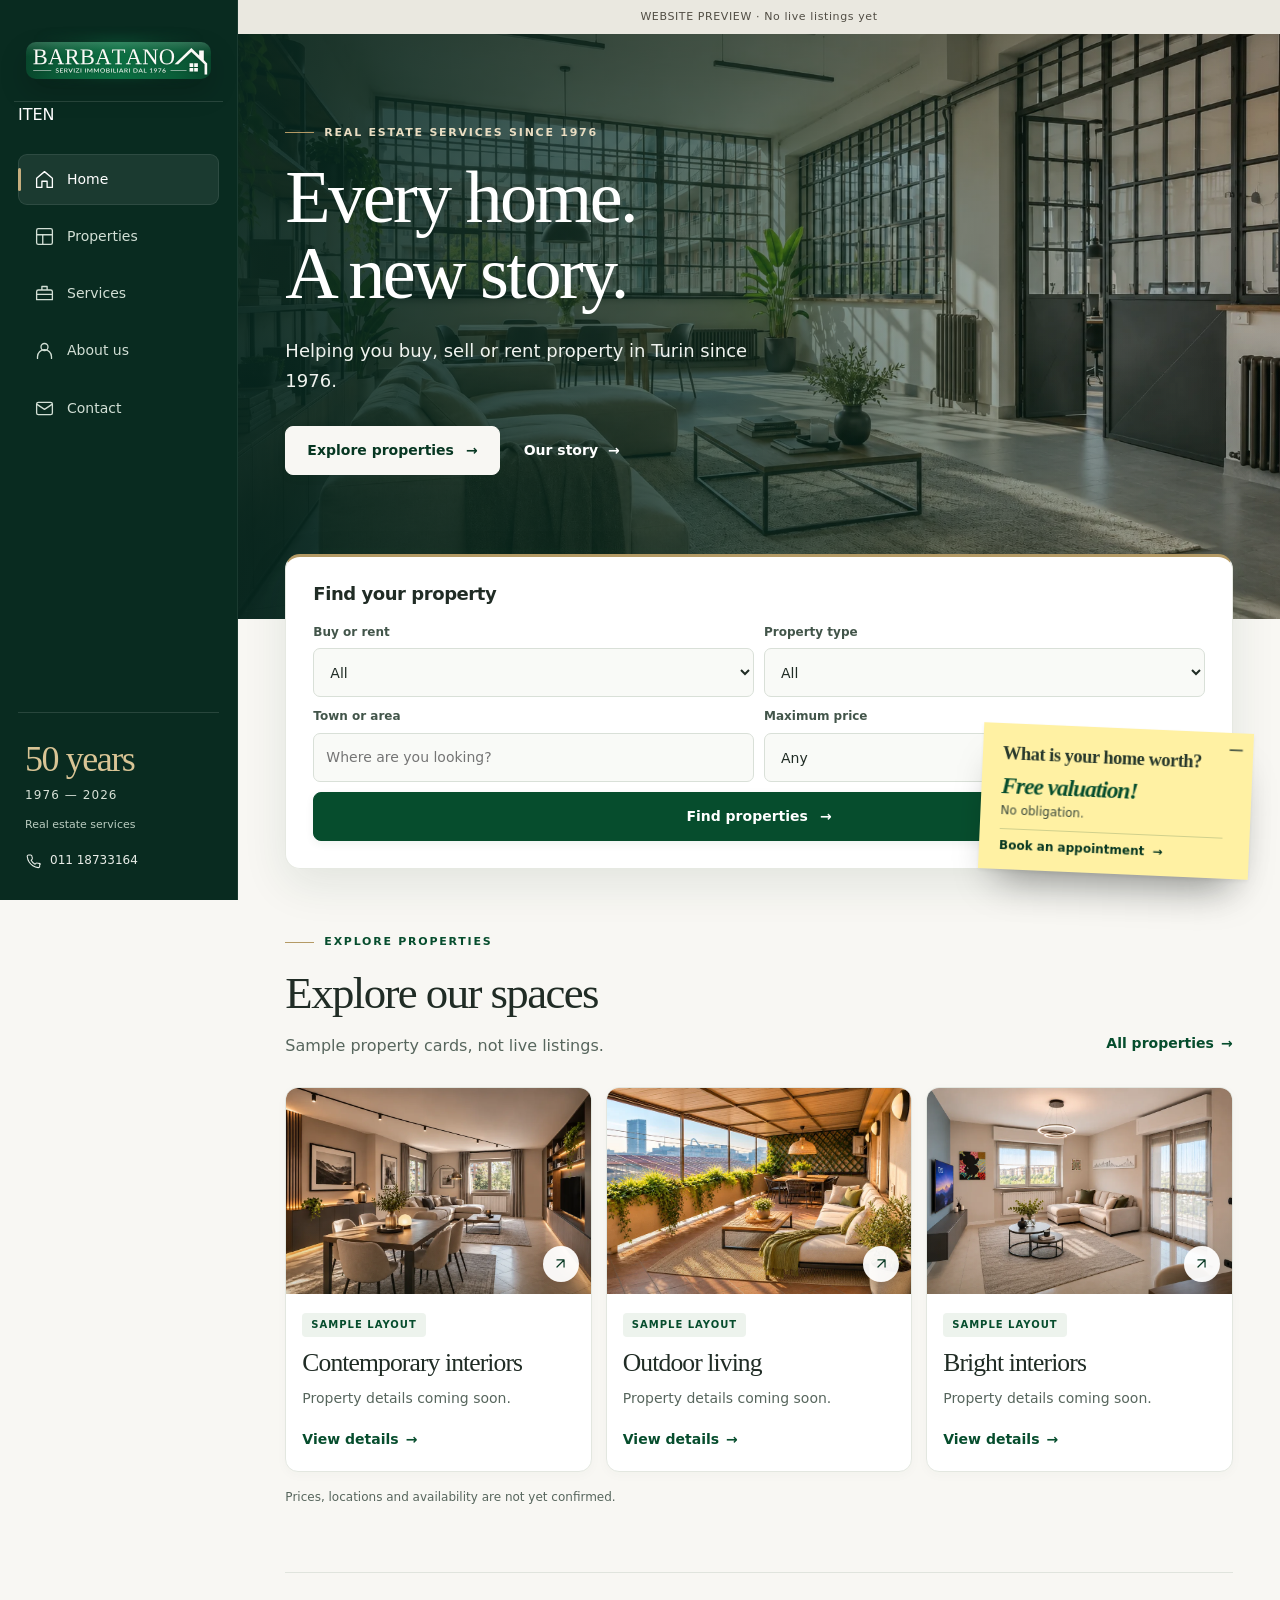
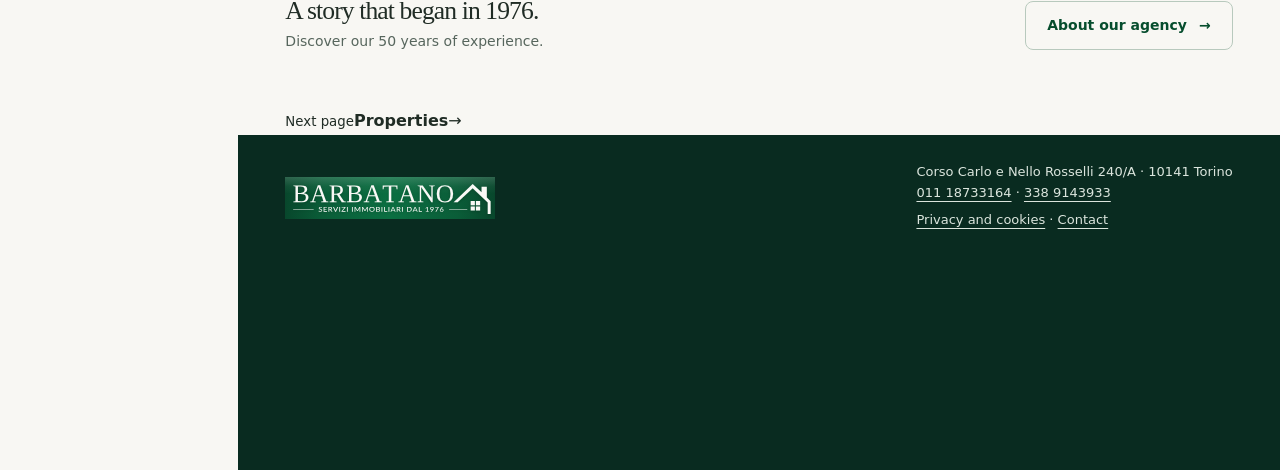
<file: en/index.html>
<!DOCTYPE html>

<html lang="en"><head><meta charset="utf-8"/><meta content="width=device-width, initial-scale=1" name="viewport"/><meta content="noindex,nofollow" name="robots"/><title>Real estate agency in Turin since 1976 | BARBATANO</title><meta content="Barbatano: property sales, rentals and valuations in Turin." name="description"/><meta content="Real estate agency in Turin since 1976 | BARBATANO" property="og:title"/><meta content="Barbatano: property sales, rentals and valuations in Turin." property="og:description"/><meta content="website" property="og:type"/><meta content="#064d2d" name="theme-color"/><link href="../assets/favicon.svg" rel="icon" type="image/svg+xml"/><link href="../assets/style.css?v=12" rel="stylesheet"/><script type="application/ld+json">{"@context": "https://schema.org", "@type": "RealEstateAgent", "name": "Barbatano Servizi Immobiliari", "telephone": "+3901118733164", "address": {"@type": "PostalAddress", "streetAddress": "Corso Carlo e Nello Rosselli 240/A", "postalCode": "10141", "addressLocality": "Torino", "addressCountry": "IT"}, "sameAs": ["https://www.immobiliare.it/agenzie-immobiliari/141466/barbatano-torino/"]}</script></head><body data-route="home"><a class="route-skip" href="#contenuto">Skip to content</a><div class="notice">WEBSITE PREVIEW · No live listings yet</div><header class="top"><div class="wrap"><a aria-label="Barbatano, home" class="brand" href="index.html"><img alt="BARBATANO – Real estate services since 1976" class="logo" src="../assets/logo.svg?v=9"/><span aria-hidden="true" class="brand-tagline">Real estate services since 1976</span></a><div aria-label="Language" class="language-switch"><a aria-label="Italiano" href="../index.html" hreflang="it" lang="it">IT</a><a aria-current="true" aria-label="English" href="index.html" hreflang="en" lang="en">EN</a></div><nav aria-label="Main navigation" class="nav" id="nav"><a aria-current="page" href="index.html"><svg aria-hidden="true" fill="none" stroke="currentColor" stroke-linecap="round" stroke-linejoin="round" viewbox="0 0 24 24"><path d="M3 10.5 12 3l9 7.5V21h-6v-7H9v7H3z"></path></svg>Home</a><a href="immobili.html"><svg aria-hidden="true" fill="none" stroke="currentColor" stroke-linecap="round" stroke-linejoin="round" viewbox="0 0 24 24"><rect height="18" rx="2" width="18" x="3" y="3"></rect><path d="M3 10h18M10 10v11"></path></svg>Properties</a><a href="servizi.html"><svg aria-hidden="true" fill="none" stroke="currentColor" stroke-linecap="round" stroke-linejoin="round" viewbox="0 0 24 24"><path d="M5 8h14a2 2 0 0 1 2 2v9H3v-9a2 2 0 0 1 2-2zM9 8V4h6v4M3 13h18"></path></svg>Services</a><a href="chi-siamo.html"><svg aria-hidden="true" fill="none" stroke="currentColor" stroke-linecap="round" stroke-linejoin="round" viewbox="0 0 24 24"><circle cx="12" cy="8" r="4"></circle><path d="M4 21v-2a8 8 0 0 1 16 0v2"></path></svg>About us</a><a class="contact" href="contatti.html"><svg aria-hidden="true" fill="none" stroke="currentColor" stroke-linecap="round" stroke-linejoin="round" viewbox="0 0 24 24"><rect height="14" rx="2" width="18" x="3" y="5"></rect><path d="m3 7 9 6 9-6"></path></svg>Contact</a></nav><div class="sidebar-note"><strong>50 years</strong>1976 — 2026<span>Real estate services</span><a class="sidebar-call" href="tel:+3901118733164"><svg aria-hidden="true" fill="none" height="16" stroke="currentColor" stroke-linecap="round" stroke-linejoin="round" stroke-width="1.6" viewbox="0 0 24 24" width="16"><path d="M22 16.9v3a2 2 0 0 1-2.2 2 18 18 0 0 1-8-2.8 18 18 0 0 1-5.6-5.6 18 18 0 0 1-2.8-8A2 2 0 0 1 5.4 3h3a2 2 0 0 1 2 1.7l.6 3a2 2 0 0 1-.6 2l-1.2 1.2a14 14 0 0 0 5.9 5.9l1.2-1.2a2 2 0 0 1 2-.6l3 .6a2 2 0 0 1 1.7 1.3z"></path></svg>011 18733164</a></div></div></header><main id="contenuto" tabindex="-1"><section class="hero" data-view="home" id="home"><div class="wrap"><div class="eyebrow">Real estate services since 1976</div><h1>Every home.<br/>A new story.</h1><p>Helping you buy, sell or rent property in Turin since 1976.</p><div class="hero-actions"><a class="btn light" href="immobili.html">Explore properties <span aria-hidden="true" class="arrow">→</span></a><a class="hero-secondary" href="chi-siamo.html">Our story <span aria-hidden="true" class="arrow">→</span></a></div></div></section><section aria-label="Property search" class="search wrap" data-view="home immobili"><form class="searchbox" id="search"><h2>Find your property</h2><div class="fields"><div class="field"><label for="contract">Buy or rent</label><select id="contract"><option value="">All</option><option>Sale</option><option>Rent</option></select></div><div class="field"><label for="kind">Property type</label><select id="kind"><option>All</option><option>Apartment</option><option>Villa</option><option>Office</option><option>Other</option></select></div><div class="field"><label for="area">Town or area</label><input id="area" placeholder="Where are you looking?"/></div><div class="field"><label for="budget">Maximum price</label><select id="budget"><option>Any</option><option>€ 150.000</option><option>€ 250.000</option><option>€ 500.000</option><option>€ 1.000.000</option></select></div><button class="btn" type="submit">Find properties <span aria-hidden="true" class="arrow">→</span></button></div><p class="result" id="result" role="status"></p></form></section><section class="section wrap" data-view="home immobili" id="immobili"><div class="head"><div><div class="eyebrow">Explore properties</div><h2>Explore our spaces</h2><p>Sample property cards, not live listings.</p></div><a class="link" href="immobili.html">All properties <span aria-hidden="true" class="arrow">→</span></a></div><div class="grid"><article class="listing"><button aria-label="Open preview: Contemporary interiors" class="listing-media" type="button"><img alt="Living and dining room" height="633" loading="lazy" src="../assets/foto-258e2d9f59bb79.webp" width="950"/><span aria-hidden="true" class="media-action"><svg aria-hidden="true" fill="none" stroke="currentColor" stroke-linecap="round" stroke-linejoin="round" viewbox="0 0 24 24"><path d="M7 17 17 7M7 7h10v10"></path></svg></span></button><div class="body"><span class="tag">Sample layout</span><h3>Contemporary interiors</h3><p>Property details coming soon.</p><button class="link" type="button">View details <span aria-hidden="true" class="arrow">→</span></button></div></article><article class="listing"><button aria-label="Open preview: Outdoor living" class="listing-media" type="button"><img alt="Large furnished terrace" height="535" loading="lazy" src="../assets/foto-f977c2329489b5.webp" width="950"/><span aria-hidden="true" class="media-action"><svg aria-hidden="true" fill="none" stroke="currentColor" stroke-linecap="round" stroke-linejoin="round" viewbox="0 0 24 24"><path d="M7 17 17 7M7 7h10v10"></path></svg></span></button><div class="body"><span class="tag">Sample layout</span><h3>Outdoor living</h3><p>Property details coming soon.</p><button class="link" type="button">View details <span aria-hidden="true" class="arrow">→</span></button></div></article><article class="listing"><button aria-label="Open preview: Bright interiors" class="listing-media" type="button"><img alt="Bright living room" height="633" loading="lazy" src="../assets/foto-e07520b4231934.webp" width="950"/><span aria-hidden="true" class="media-action"><svg aria-hidden="true" fill="none" stroke="currentColor" stroke-linecap="round" stroke-linejoin="round" viewbox="0 0 24 24"><path d="M7 17 17 7M7 7h10v10"></path></svg></span></button><div class="body"><span class="tag">Sample layout</span><h3>Bright interiors</h3><p>Property details coming soon.</p><button class="link" type="button">View details <span aria-hidden="true" class="arrow">→</span></button></div></article></div><p class="subtle">Prices, locations and availability are not yet confirmed.</p></section><section class="wrap home-next" data-view="home"><div class="inner"><div><h3>A story that began in 1976.</h3><p>Discover our 50 years of experience.</p></div><a class="btn outline" href="chi-siamo.html">About our agency <span aria-hidden="true" class="arrow">→</span></a></div></section><nav aria-label="Adjacent pages" class="page-steps wrap"><span aria-hidden="true"></span><a class="page-step page-step-next" href="immobili.html"><span><small>Next page</small><strong>Properties</strong></span><span aria-hidden="true" class="step-arrow">→</span></a></nav></main><footer class="foot"><div class="wrap"><img alt="Barbatano – Real estate services since 1976" src="../assets/logo.svg?v=9"/><div><p>Corso Carlo e Nello Rosselli 240/A · 10141 Torino<br/><a href="tel:+3901118733164">011 18733164</a> · <a href="tel:+393389143933">338 9143933</a></p><p><a href="privacy.html">Privacy and cookies</a> · <a href="contatti.html">Contact</a></p></div></div></footer><aside aria-label="Free property valuation" class="valuation-note"><a class="valuation-note-link" href="contatti.html#valutazione"><span class="valuation-note-title">What is your home worth?</span><span class="valuation-note-reveal">Free valuation!</span><span class="valuation-note-copy">No obligation.</span><span class="valuation-note-action">Book an appointment <span aria-hidden="true" class="arrow">→</span></span></a><button aria-expanded="true" aria-label="Minimise note" class="valuation-note-toggle" hidden="" type="button">−</button></aside><dialog aria-labelledby="photoTitle" id="photoViewer"><div class="viewer-top"><p id="photoCount"></p><button aria-label="Close gallery" class="close" type="button">×</button></div><img alt="" id="viewerImage"/><div class="viewer-bottom"><button aria-label="Previous photo" class="viewer-arrow" id="prevPhoto" type="button">←</button><div><h3 id="photoTitle"></h3><p id="photoNote"></p></div><button aria-label="Next photo" class="viewer-arrow" id="nextPhoto" type="button">→</button></div></dialog><dialog aria-labelledby="detailTitle" id="detail"><img alt="" id="detailImage"/><div class="body"><button aria-label="Close" class="close" type="button">×</button><span class="tag">Preview</span><h2 id="detailTitle"></h2><p>Sample listing. The agency will add price, size, description, location and availability.</p><a class="btn" href="contatti.html">Contact us <span aria-hidden="true" class="arrow">→</span></a></div></dialog><script defer="" src="../assets/site.js?v=12"></script></body></html>
</file>
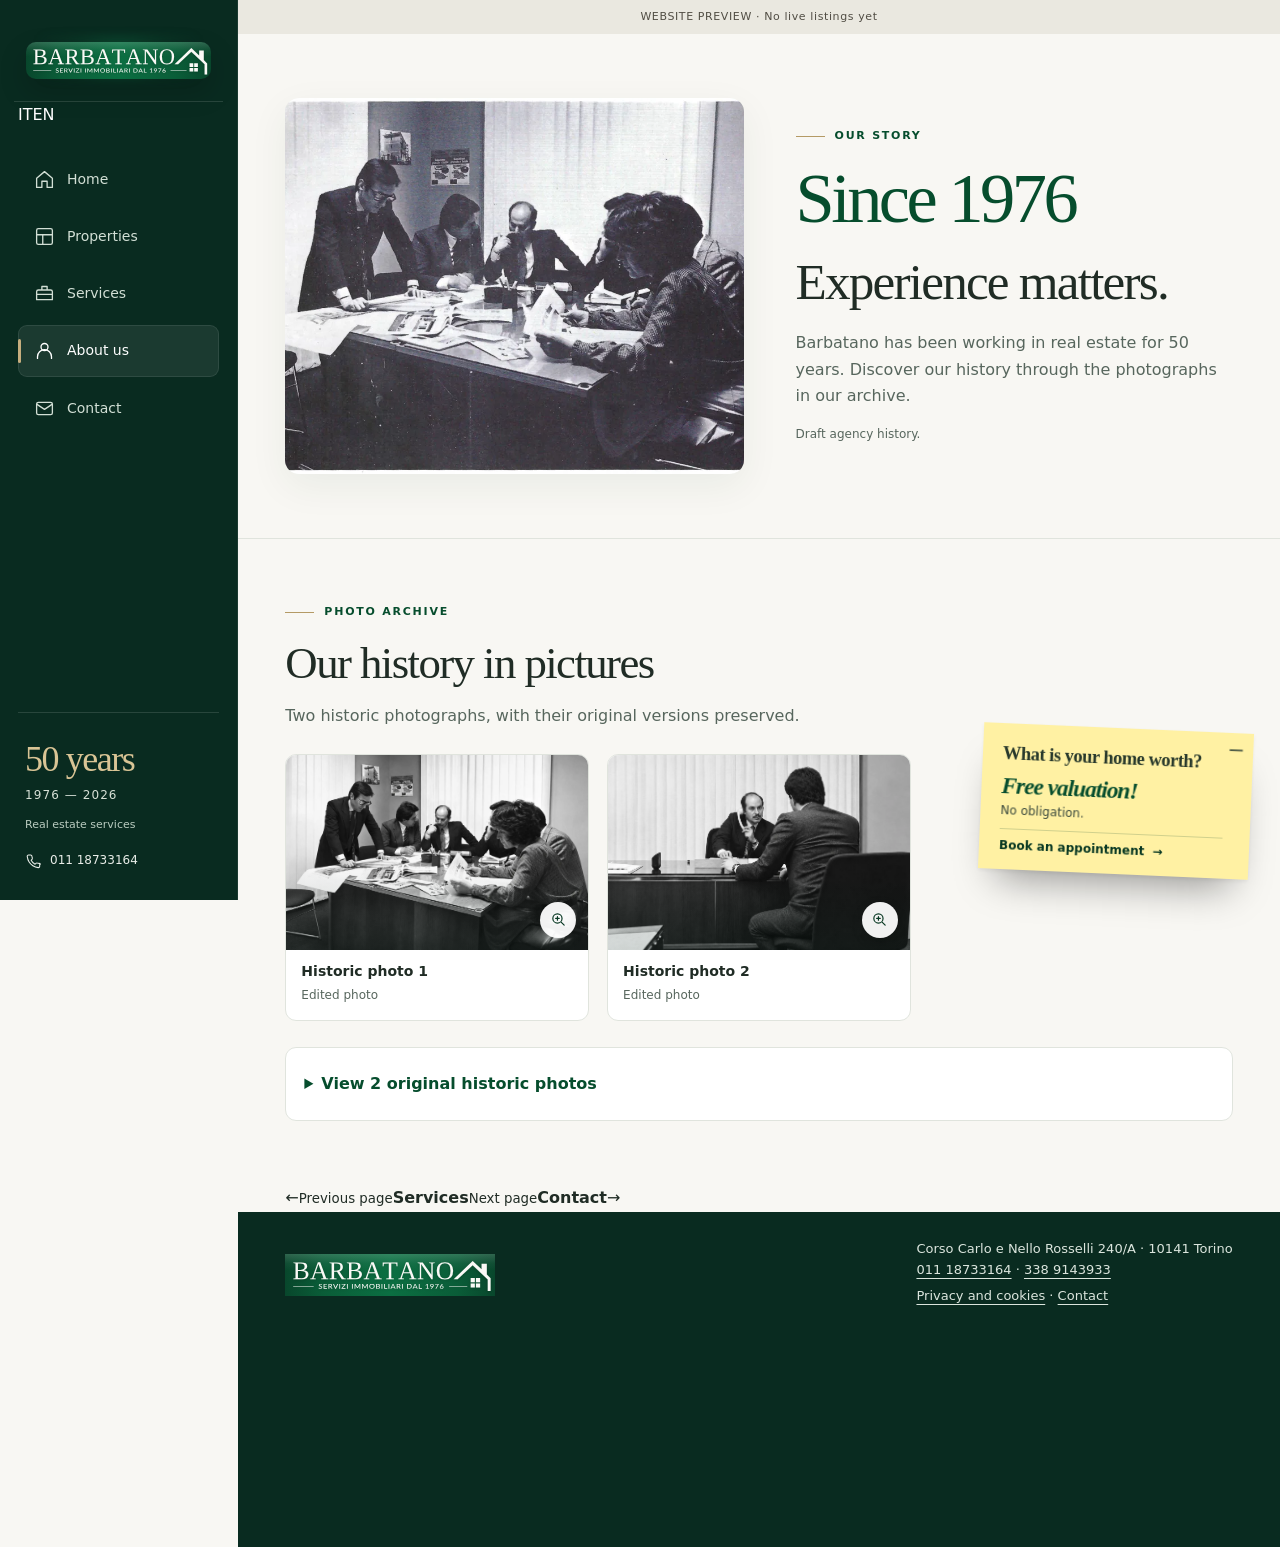
<file: en/chi-siamo.html>
<!DOCTYPE html>

<html lang="en"><head><meta charset="utf-8"/><meta content="width=device-width, initial-scale=1" name="viewport"/><meta content="noindex,nofollow" name="robots"/><title>About us | Since 1976 | BARBATANO</title><meta content="The story of Barbatano in Turin since 1976, with archive photographs." name="description"/><meta content="About us | Since 1976 | BARBATANO" property="og:title"/><meta content="The story of Barbatano in Turin since 1976, with archive photographs." property="og:description"/><meta content="website" property="og:type"/><meta content="#064d2d" name="theme-color"/><link href="../assets/favicon.svg" rel="icon" type="image/svg+xml"/><link href="../assets/style.css?v=12" rel="stylesheet"/><script type="application/ld+json">{"@context": "https://schema.org", "@type": "RealEstateAgent", "name": "Barbatano Servizi Immobiliari", "telephone": "+3901118733164", "address": {"@type": "PostalAddress", "streetAddress": "Corso Carlo e Nello Rosselli 240/A", "postalCode": "10141", "addressLocality": "Torino", "addressCountry": "IT"}, "sameAs": ["https://www.immobiliare.it/agenzie-immobiliari/141466/barbatano-torino/"]}</script></head><body data-route="storia"><a class="route-skip" href="#contenuto">Skip to content</a><div class="notice">WEBSITE PREVIEW · No live listings yet</div><header class="top"><div class="wrap"><a aria-label="Barbatano, home" class="brand" href="index.html"><img alt="BARBATANO – Real estate services since 1976" class="logo" src="../assets/logo.svg?v=9"/><span aria-hidden="true" class="brand-tagline">Real estate services since 1976</span></a><div aria-label="Language" class="language-switch"><a aria-label="Italiano" href="../chi-siamo.html" hreflang="it" lang="it">IT</a><a aria-current="true" aria-label="English" href="chi-siamo.html" hreflang="en" lang="en">EN</a></div><nav aria-label="Main navigation" class="nav" id="nav"><a href="index.html"><svg aria-hidden="true" fill="none" stroke="currentColor" stroke-linecap="round" stroke-linejoin="round" viewbox="0 0 24 24"><path d="M3 10.5 12 3l9 7.5V21h-6v-7H9v7H3z"></path></svg>Home</a><a href="immobili.html"><svg aria-hidden="true" fill="none" stroke="currentColor" stroke-linecap="round" stroke-linejoin="round" viewbox="0 0 24 24"><rect height="18" rx="2" width="18" x="3" y="3"></rect><path d="M3 10h18M10 10v11"></path></svg>Properties</a><a href="servizi.html"><svg aria-hidden="true" fill="none" stroke="currentColor" stroke-linecap="round" stroke-linejoin="round" viewbox="0 0 24 24"><path d="M5 8h14a2 2 0 0 1 2 2v9H3v-9a2 2 0 0 1 2-2zM9 8V4h6v4M3 13h18"></path></svg>Services</a><a aria-current="page" href="chi-siamo.html"><svg aria-hidden="true" fill="none" stroke="currentColor" stroke-linecap="round" stroke-linejoin="round" viewbox="0 0 24 24"><circle cx="12" cy="8" r="4"></circle><path d="M4 21v-2a8 8 0 0 1 16 0v2"></path></svg>About us</a><a class="contact" href="contatti.html"><svg aria-hidden="true" fill="none" stroke="currentColor" stroke-linecap="round" stroke-linejoin="round" viewbox="0 0 24 24"><rect height="14" rx="2" width="18" x="3" y="5"></rect><path d="m3 7 9 6 9-6"></path></svg>Contact</a></nav><div class="sidebar-note"><strong>50 years</strong>1976 — 2026<span>Real estate services</span><a class="sidebar-call" href="tel:+3901118733164"><svg aria-hidden="true" fill="none" height="16" stroke="currentColor" stroke-linecap="round" stroke-linejoin="round" stroke-width="1.6" viewbox="0 0 24 24" width="16"><path d="M22 16.9v3a2 2 0 0 1-2.2 2 18 18 0 0 1-8-2.8 18 18 0 0 1-5.6-5.6 18 18 0 0 1-2.8-8A2 2 0 0 1 5.4 3h3a2 2 0 0 1 2 1.7l.6 3a2 2 0 0 1-.6 2l-1.2 1.2a14 14 0 0 0 5.9 5.9l1.2-1.2a2 2 0 0 1 2-.6l3 .6a2 2 0 0 1 1.7 1.3z"></path></svg>011 18733164</a></div></div></header><main id="contenuto" tabindex="-1"><section class="history section" data-view="storia" id="storia"><div class="wrap history-grid"><div class="history-media"><img alt="Historic black-and-white agency photograph" height="665" loading="lazy" src="../assets/foto-9db0b268ffdd7b.webp" width="950"/></div><div><div class="eyebrow">Our story</div><div class="year">Since 1976</div><h1>Experience matters.</h1><p>Barbatano has been working in real estate for 50 years. Discover our history through the photographs in our archive.</p><p class="subtle">Draft agency history.</p></div></div></section><section class="wrap section gallery-section" data-view="storia"><div class="eyebrow">Photo archive</div><h2>Our history in pictures</h2><p class="gallery-intro">Two historic photographs, with their original versions preserved.</p><div class="photo-grid"><button aria-label="Open Historic photo 1 – Edited photo" class="photo-tile" data-group="storia" data-photo="17" type="button"><span class="photo-media"><img alt="Historic photo 1" decoding="async" height="1009" loading="lazy" src="../assets/foto-7becee585e3353.webp" width="1440"/><span aria-hidden="true" class="media-action"><svg aria-hidden="true" fill="none" stroke="currentColor" stroke-linecap="round" stroke-linejoin="round" viewbox="0 0 24 24"><circle cx="10.5" cy="10.5" r="6.5"></circle><path d="m16 16 4 4m-9.5-12v5m-2.5-2.5h5"></path></svg></span></span><span class="photo-caption"><strong>Historic photo 1</strong><small>Edited photo</small></span></button><button aria-label="Open Historic photo 2 – Edited photo" class="photo-tile" data-group="storia" data-photo="18" type="button"><span class="photo-media"><img alt="Historic photo 2" decoding="async" height="1254" loading="lazy" src="../assets/foto-9f149d5888db35.webp" width="1254"/><span aria-hidden="true" class="media-action"><svg aria-hidden="true" fill="none" stroke="currentColor" stroke-linecap="round" stroke-linejoin="round" viewbox="0 0 24 24"><circle cx="10.5" cy="10.5" r="6.5"></circle><path d="m16 16 4 4m-9.5-12v5m-2.5-2.5h5"></path></svg></span></span><span class="photo-caption"><strong>Historic photo 2</strong><small>Edited photo</small></span></button></div><details class="originals"><summary>View 2 original historic photos</summary><div class="photo-grid"><button aria-label="Open Historic photo 1 – Original photo" class="photo-tile" data-group="storico-originali" data-photo="19" type="button"><span class="photo-media"><img alt="Historic photo 1" decoding="async" height="1008" loading="lazy" src="../assets/foto-ead962bc690f65.webp" width="1440"/><span aria-hidden="true" class="media-action"><svg aria-hidden="true" fill="none" stroke="currentColor" stroke-linecap="round" stroke-linejoin="round" viewbox="0 0 24 24"><circle cx="10.5" cy="10.5" r="6.5"></circle><path d="m16 16 4 4m-9.5-12v5m-2.5-2.5h5"></path></svg></span></span><span class="photo-caption"><strong>Historic photo 1</strong><small>Original photo</small></span></button><button aria-label="Open Historic photo 2 – Original photo" class="photo-tile" data-group="storico-originali" data-photo="20" type="button"><span class="photo-media"><img alt="Historic photo 2" decoding="async" height="1419" loading="lazy" src="../assets/foto-7286a3668b5750.webp" width="1355"/><span aria-hidden="true" class="media-action"><svg aria-hidden="true" fill="none" stroke="currentColor" stroke-linecap="round" stroke-linejoin="round" viewbox="0 0 24 24"><circle cx="10.5" cy="10.5" r="6.5"></circle><path d="m16 16 4 4m-9.5-12v5m-2.5-2.5h5"></path></svg></span></span><span class="photo-caption"><strong>Historic photo 2</strong><small>Original photo</small></span></button></div></details></section><nav aria-label="Adjacent pages" class="page-steps wrap"><a class="page-step page-step-prev" href="servizi.html"><span aria-hidden="true" class="step-arrow">←</span><span><small>Previous page</small><strong>Services</strong></span></a><a class="page-step page-step-next" href="contatti.html"><span><small>Next page</small><strong>Contact</strong></span><span aria-hidden="true" class="step-arrow">→</span></a></nav></main><footer class="foot"><div class="wrap"><img alt="Barbatano – Real estate services since 1976" src="../assets/logo.svg?v=9"/><div><p>Corso Carlo e Nello Rosselli 240/A · 10141 Torino<br/><a href="tel:+3901118733164">011 18733164</a> · <a href="tel:+393389143933">338 9143933</a></p><p><a href="privacy.html">Privacy and cookies</a> · <a href="contatti.html">Contact</a></p></div></div></footer><aside aria-label="Free property valuation" class="valuation-note"><a class="valuation-note-link" href="contatti.html#valutazione"><span class="valuation-note-title">What is your home worth?</span><span class="valuation-note-reveal">Free valuation!</span><span class="valuation-note-copy">No obligation.</span><span class="valuation-note-action">Book an appointment <span aria-hidden="true" class="arrow">→</span></span></a><button aria-expanded="true" aria-label="Minimise note" class="valuation-note-toggle" hidden="" type="button">−</button></aside><dialog aria-labelledby="photoTitle" id="photoViewer"><div class="viewer-top"><p id="photoCount"></p><button aria-label="Close gallery" class="close" type="button">×</button></div><img alt="" id="viewerImage"/><div class="viewer-bottom"><button aria-label="Previous photo" class="viewer-arrow" id="prevPhoto" type="button">←</button><div><h3 id="photoTitle"></h3><p id="photoNote"></p></div><button aria-label="Next photo" class="viewer-arrow" id="nextPhoto" type="button">→</button></div></dialog><dialog aria-labelledby="detailTitle" id="detail"><img alt="" id="detailImage"/><div class="body"><button aria-label="Close" class="close" type="button">×</button><span class="tag">Preview</span><h2 id="detailTitle"></h2><p>Sample listing. The agency will add price, size, description, location and availability.</p><a class="btn" href="contatti.html">Contact us <span aria-hidden="true" class="arrow">→</span></a></div></dialog><script defer="" src="../assets/site.js?v=12"></script></body></html>
</file>
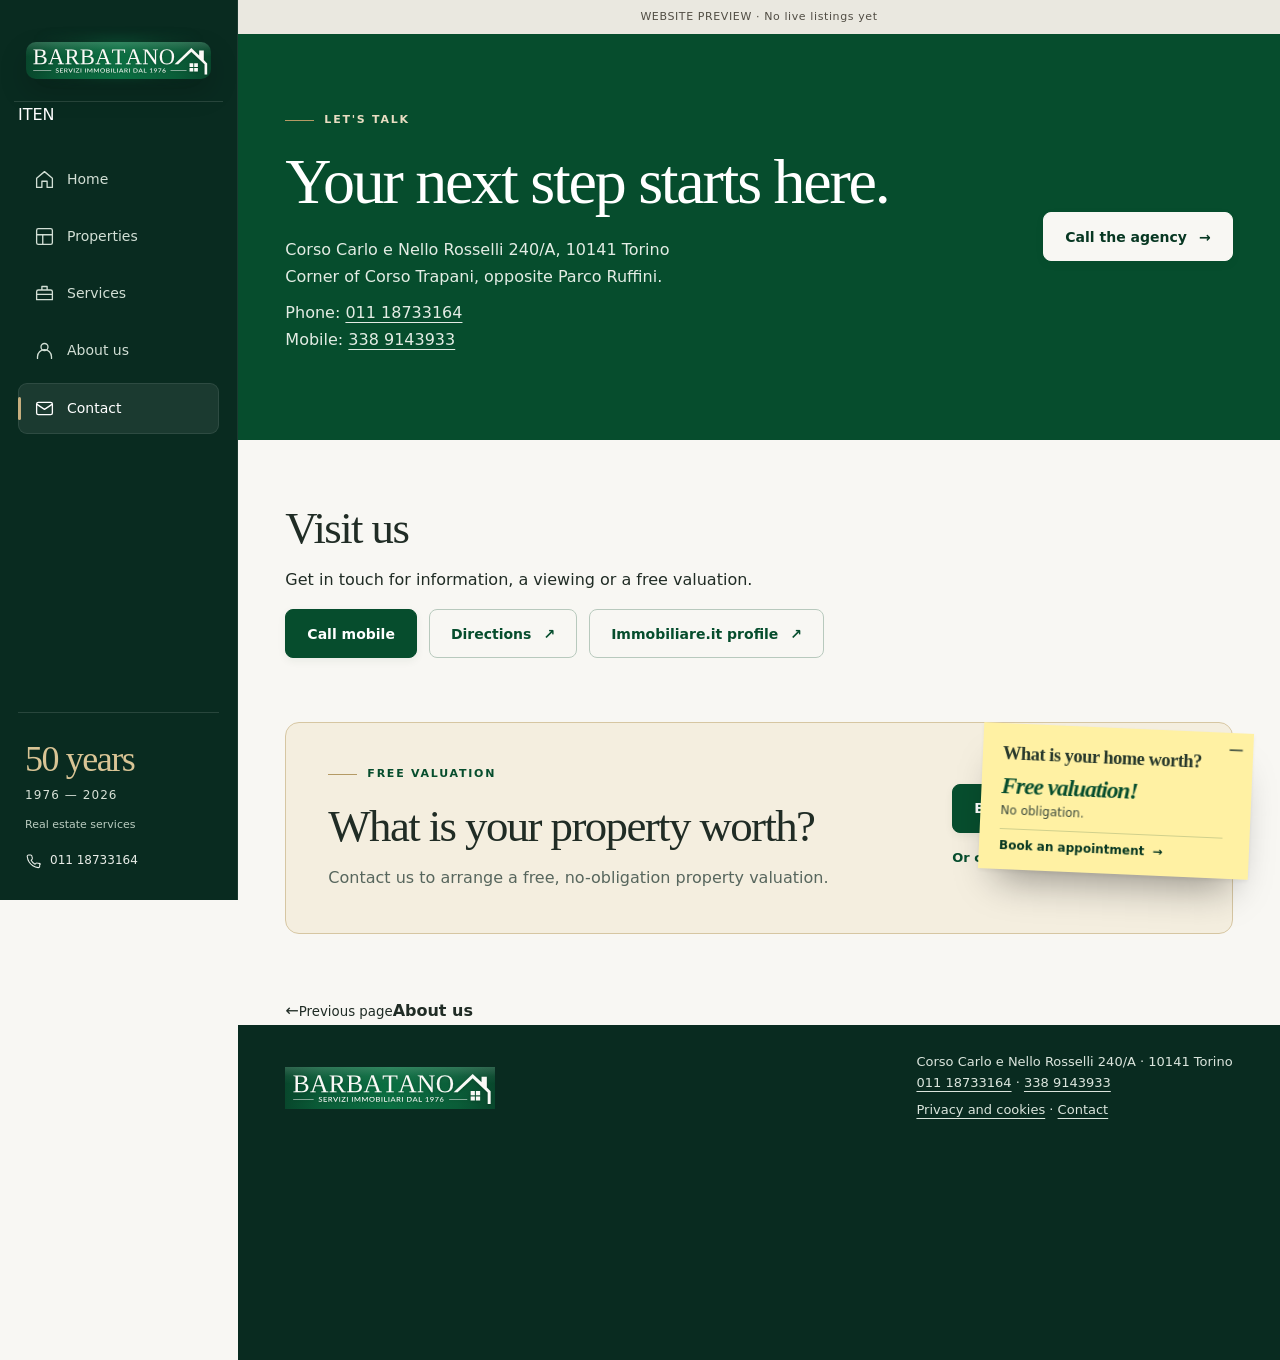
<file: en/contatti.html>
<!DOCTYPE html>

<html lang="en"><head><meta charset="utf-8"/><meta content="width=device-width, initial-scale=1" name="viewport"/><meta content="noindex,nofollow" name="robots"/><title>Contact | Turin real estate agency | BARBATANO</title><meta content="Barbatano, Corso Carlo e Nello Rosselli 240/A, Turin. Phone +39 011 18733164." name="description"/><meta content="Contact | Turin real estate agency | BARBATANO" property="og:title"/><meta content="Barbatano, Corso Carlo e Nello Rosselli 240/A, Turin. Phone +39 011 18733164." property="og:description"/><meta content="website" property="og:type"/><meta content="#064d2d" name="theme-color"/><link href="../assets/favicon.svg" rel="icon" type="image/svg+xml"/><link href="../assets/style.css?v=12" rel="stylesheet"/><script type="application/ld+json">{"@context": "https://schema.org", "@type": "RealEstateAgent", "name": "Barbatano Servizi Immobiliari", "telephone": "+3901118733164", "address": {"@type": "PostalAddress", "streetAddress": "Corso Carlo e Nello Rosselli 240/A", "postalCode": "10141", "addressLocality": "Torino", "addressCountry": "IT"}, "sameAs": ["https://www.immobiliare.it/agenzie-immobiliari/141466/barbatano-torino/"]}</script></head><body data-route="contatti"><a class="route-skip" href="#contenuto">Skip to content</a><div class="notice">WEBSITE PREVIEW · No live listings yet</div><header class="top"><div class="wrap"><a aria-label="Barbatano, home" class="brand" href="index.html"><img alt="BARBATANO – Real estate services since 1976" class="logo" src="../assets/logo.svg?v=9"/><span aria-hidden="true" class="brand-tagline">Real estate services since 1976</span></a><div aria-label="Language" class="language-switch"><a aria-label="Italiano" href="../contatti.html" hreflang="it" lang="it">IT</a><a aria-current="true" aria-label="English" href="contatti.html" hreflang="en" lang="en">EN</a></div><nav aria-label="Main navigation" class="nav" id="nav"><a href="index.html"><svg aria-hidden="true" fill="none" stroke="currentColor" stroke-linecap="round" stroke-linejoin="round" viewbox="0 0 24 24"><path d="M3 10.5 12 3l9 7.5V21h-6v-7H9v7H3z"></path></svg>Home</a><a href="immobili.html"><svg aria-hidden="true" fill="none" stroke="currentColor" stroke-linecap="round" stroke-linejoin="round" viewbox="0 0 24 24"><rect height="18" rx="2" width="18" x="3" y="3"></rect><path d="M3 10h18M10 10v11"></path></svg>Properties</a><a href="servizi.html"><svg aria-hidden="true" fill="none" stroke="currentColor" stroke-linecap="round" stroke-linejoin="round" viewbox="0 0 24 24"><path d="M5 8h14a2 2 0 0 1 2 2v9H3v-9a2 2 0 0 1 2-2zM9 8V4h6v4M3 13h18"></path></svg>Services</a><a href="chi-siamo.html"><svg aria-hidden="true" fill="none" stroke="currentColor" stroke-linecap="round" stroke-linejoin="round" viewbox="0 0 24 24"><circle cx="12" cy="8" r="4"></circle><path d="M4 21v-2a8 8 0 0 1 16 0v2"></path></svg>About us</a><a aria-current="page" class="contact" href="contatti.html"><svg aria-hidden="true" fill="none" stroke="currentColor" stroke-linecap="round" stroke-linejoin="round" viewbox="0 0 24 24"><rect height="14" rx="2" width="18" x="3" y="5"></rect><path d="m3 7 9 6 9-6"></path></svg>Contact</a></nav><div class="sidebar-note"><strong>50 years</strong>1976 — 2026<span>Real estate services</span><a class="sidebar-call" href="tel:+3901118733164"><svg aria-hidden="true" fill="none" height="16" stroke="currentColor" stroke-linecap="round" stroke-linejoin="round" stroke-width="1.6" viewbox="0 0 24 24" width="16"><path d="M22 16.9v3a2 2 0 0 1-2.2 2 18 18 0 0 1-8-2.8 18 18 0 0 1-5.6-5.6 18 18 0 0 1-2.8-8A2 2 0 0 1 5.4 3h3a2 2 0 0 1 2 1.7l.6 3a2 2 0 0 1-.6 2l-1.2 1.2a14 14 0 0 0 5.9 5.9l1.2-1.2a2 2 0 0 1 2-.6l3 .6a2 2 0 0 1 1.7 1.3z"></path></svg>011 18733164</a></div></div></header><main id="contenuto" tabindex="-1"><section class="cta" data-view="contatti" id="contatti"><div class="wrap"><div><div class="eyebrow">Let's talk</div><h1>Your next step starts here.</h1><p>Corso Carlo e Nello Rosselli 240/A, 10141 Torino<br/>Corner of Corso Trapani, opposite Parco Ruffini.</p><p>Phone: <a href="tel:+3901118733164">011 18733164</a><br/>Mobile: <a href="tel:+393389143933">338 9143933</a></p></div><a class="btn light" href="tel:+3901118733164">Call the agency <span aria-hidden="true" class="arrow">→</span></a></div></section><section class="wrap section" data-view="contatti"><h2>Visit us</h2><p>Get in touch for information, a viewing or a free valuation.</p><div class="contact-actions"><a class="btn" href="tel:+393389143933">Call mobile</a><a class="btn outline" href="https://www.google.com/maps/search/?api=1&amp;query=Corso+Carlo+e+Nello+Rosselli+240%2FA+Torino" rel="noopener noreferrer" target="_blank">Directions <span aria-hidden="true" class="arrow">↗</span></a><a class="btn outline" href="https://www.immobiliare.it/agenzie-immobiliari/141466/barbatano-torino/" rel="noopener noreferrer" target="_blank">Immobiliare.it profile <span aria-hidden="true" class="arrow">↗</span></a></div></section><section aria-labelledby="valuation-title" class="wrap section valuation-contact" id="valutazione"><div class="valuation-contact-inner"><div><div class="eyebrow">Free valuation</div><h2 id="valuation-title">What is your property worth?</h2><p>Contact us to arrange a free, no-obligation property valuation.</p></div><div class="valuation-contact-actions"><a class="btn" href="tel:+3901118733164">Book an appointment <span aria-hidden="true" class="arrow">→</span></a><a class="link" href="tel:+393389143933">Or call our mobile</a></div></div></section><nav aria-label="Adjacent pages" class="page-steps wrap"><a class="page-step page-step-prev" href="chi-siamo.html"><span aria-hidden="true" class="step-arrow">←</span><span><small>Previous page</small><strong>About us</strong></span></a><span aria-hidden="true"></span></nav></main><footer class="foot"><div class="wrap"><img alt="Barbatano – Real estate services since 1976" src="../assets/logo.svg?v=9"/><div><p>Corso Carlo e Nello Rosselli 240/A · 10141 Torino<br/><a href="tel:+3901118733164">011 18733164</a> · <a href="tel:+393389143933">338 9143933</a></p><p><a href="privacy.html">Privacy and cookies</a> · <a href="contatti.html">Contact</a></p></div></div></footer><aside aria-label="Free property valuation" class="valuation-note"><a class="valuation-note-link" href="contatti.html#valutazione"><span class="valuation-note-title">What is your home worth?</span><span class="valuation-note-reveal">Free valuation!</span><span class="valuation-note-copy">No obligation.</span><span class="valuation-note-action">Book an appointment <span aria-hidden="true" class="arrow">→</span></span></a><button aria-expanded="true" aria-label="Minimise note" class="valuation-note-toggle" hidden="" type="button">−</button></aside><dialog aria-labelledby="photoTitle" id="photoViewer"><div class="viewer-top"><p id="photoCount"></p><button aria-label="Close gallery" class="close" type="button">×</button></div><img alt="" id="viewerImage"/><div class="viewer-bottom"><button aria-label="Previous photo" class="viewer-arrow" id="prevPhoto" type="button">←</button><div><h3 id="photoTitle"></h3><p id="photoNote"></p></div><button aria-label="Next photo" class="viewer-arrow" id="nextPhoto" type="button">→</button></div></dialog><dialog aria-labelledby="detailTitle" id="detail"><img alt="" id="detailImage"/><div class="body"><button aria-label="Close" class="close" type="button">×</button><span class="tag">Preview</span><h2 id="detailTitle"></h2><p>Sample listing. The agency will add price, size, description, location and availability.</p><a class="btn" href="contatti.html">Contact us <span aria-hidden="true" class="arrow">→</span></a></div></dialog><script defer="" src="../assets/site.js?v=12"></script></body></html>
</file>
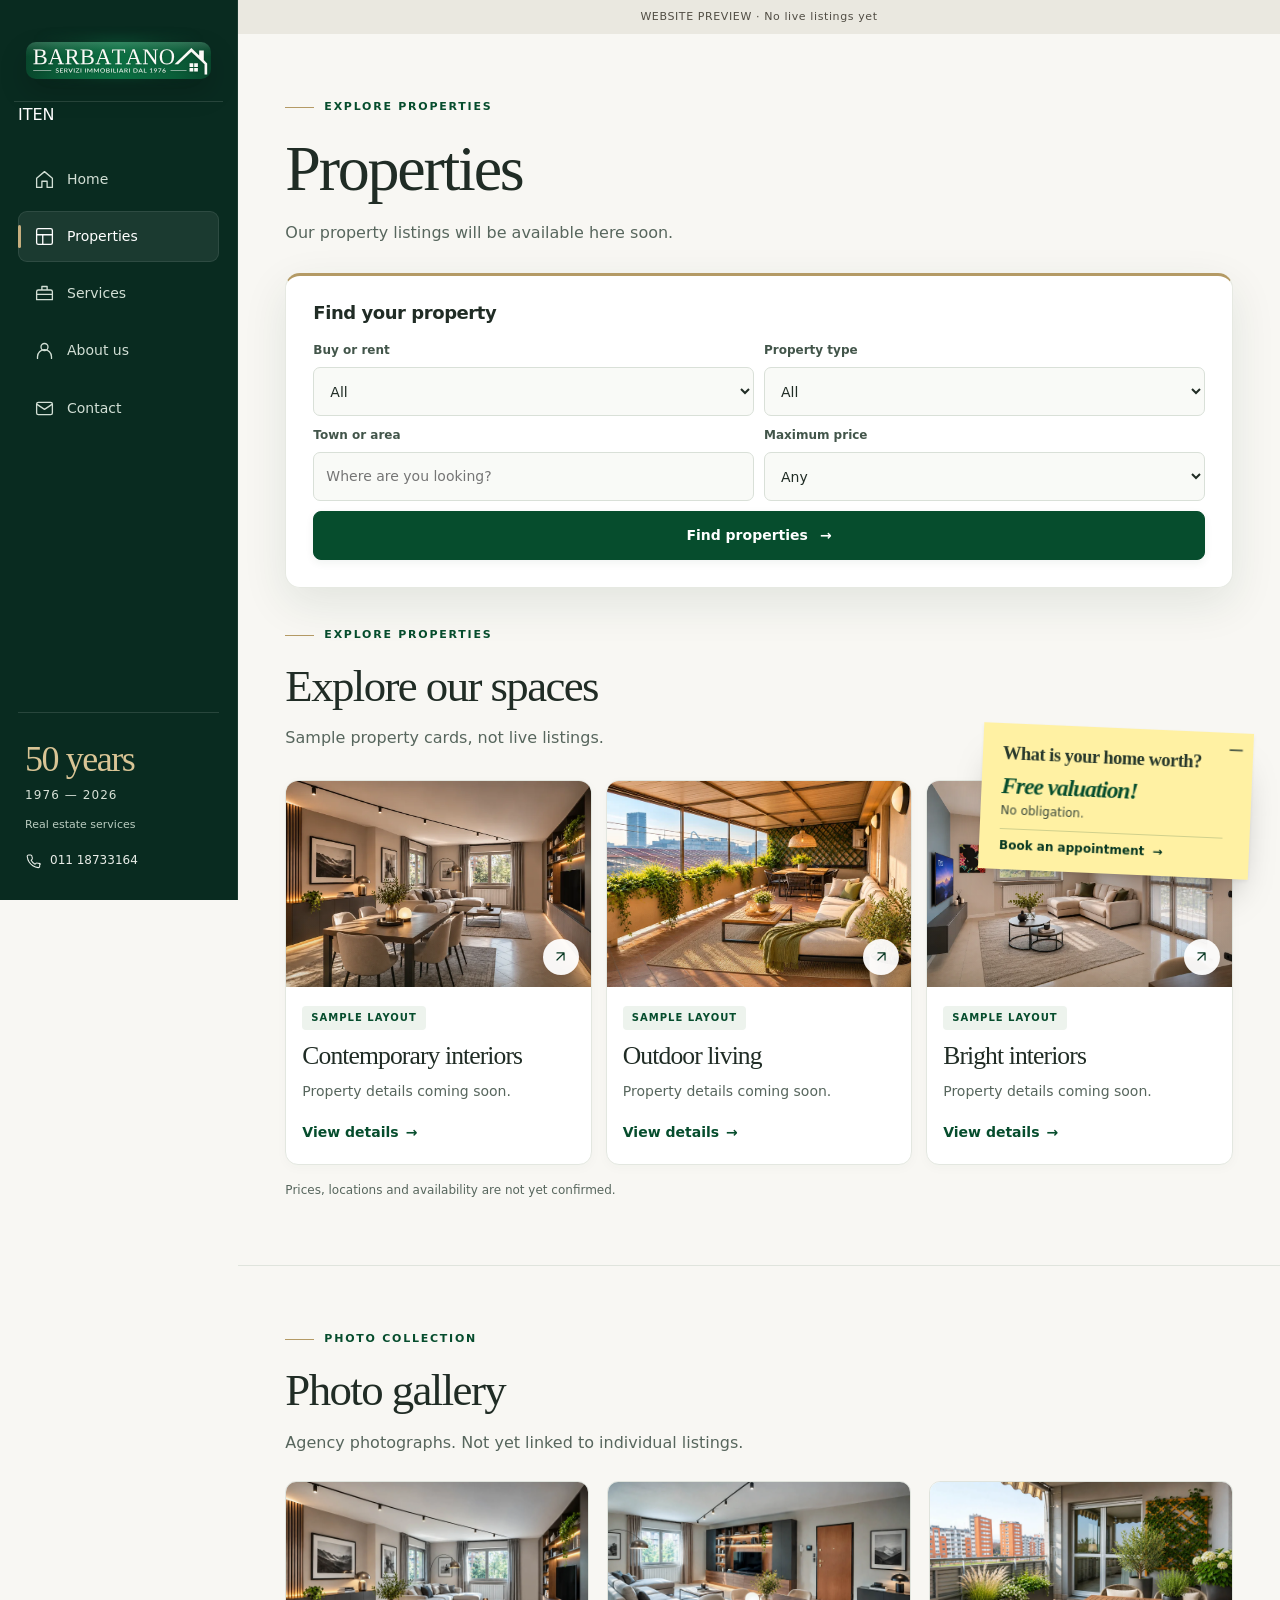
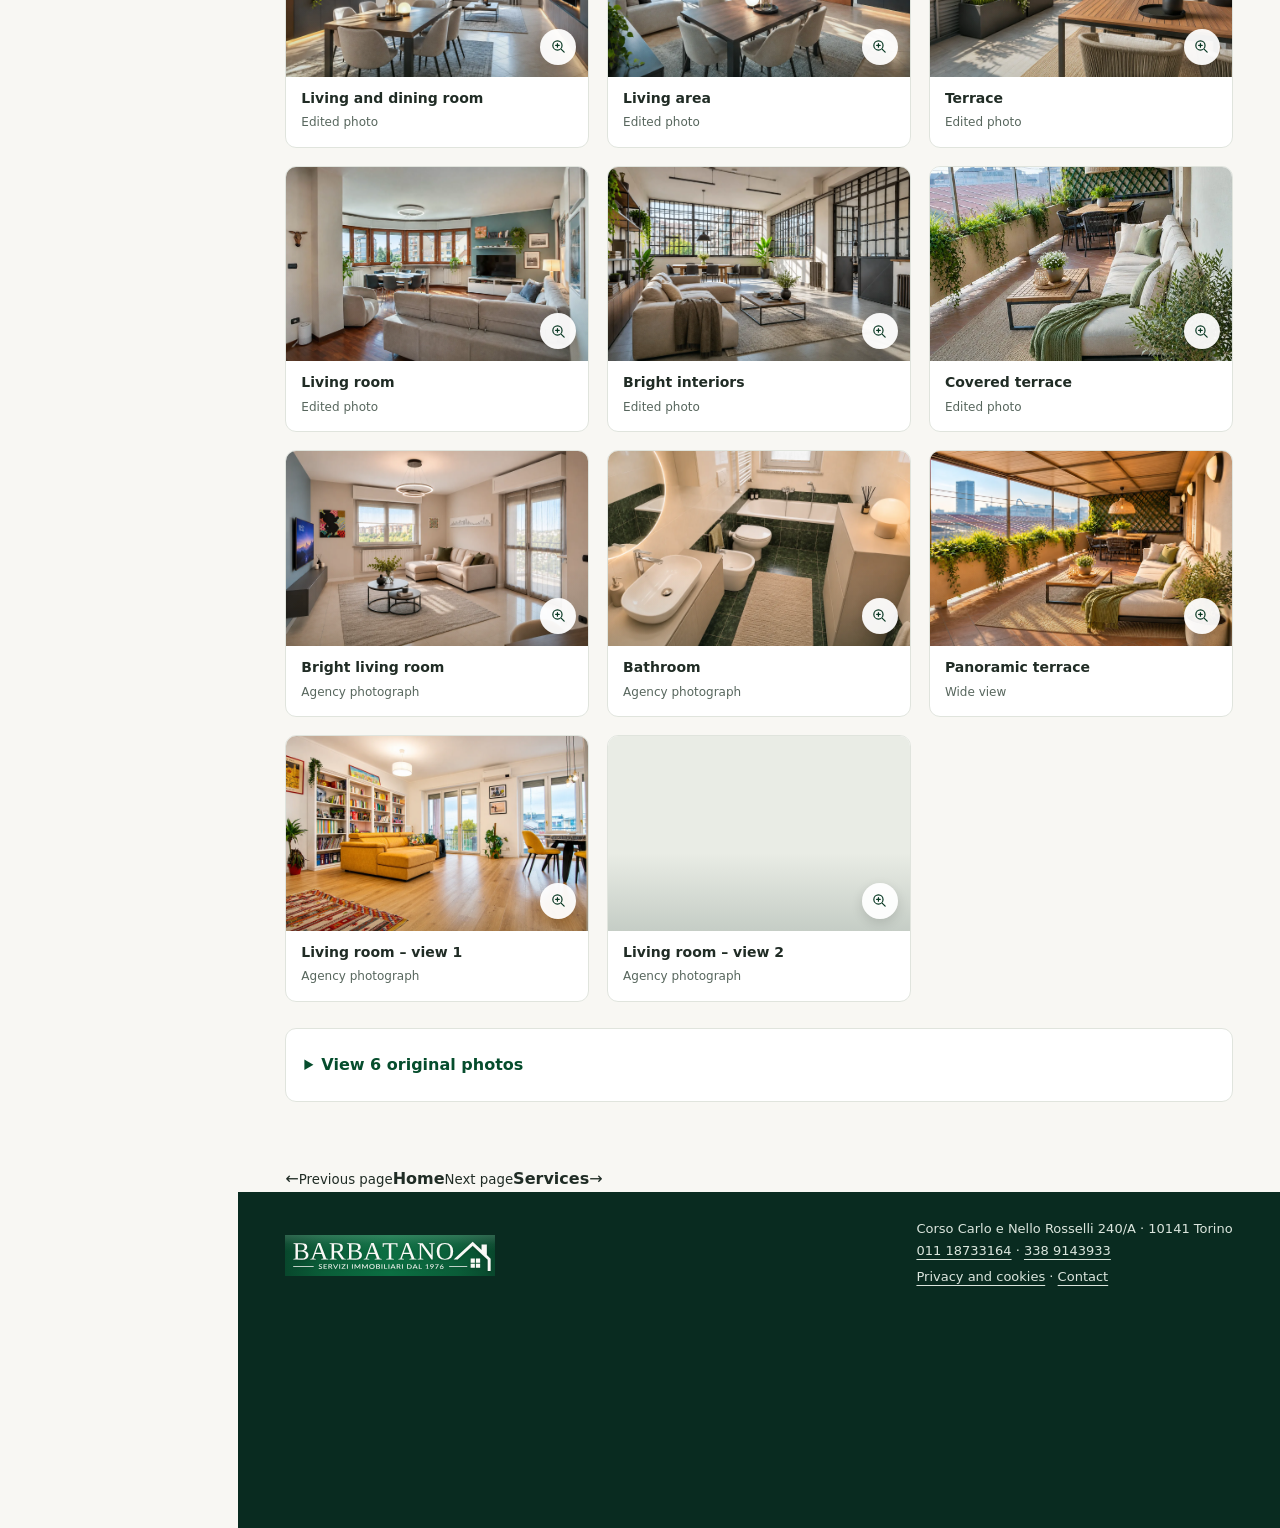
<file: en/immobili.html>
<!DOCTYPE html>

<html lang="en"><head><meta charset="utf-8"/><meta content="width=device-width, initial-scale=1" name="viewport"/><meta content="noindex,nofollow" name="robots"/><title>Properties in Turin | BARBATANO</title><meta content="Discover Barbatano properties in Turin. Listings coming soon." name="description"/><meta content="Properties in Turin | BARBATANO" property="og:title"/><meta content="Discover Barbatano properties in Turin. Listings coming soon." property="og:description"/><meta content="website" property="og:type"/><meta content="#064d2d" name="theme-color"/><link href="../assets/favicon.svg" rel="icon" type="image/svg+xml"/><link href="../assets/style.css?v=12" rel="stylesheet"/><script type="application/ld+json">{"@context": "https://schema.org", "@type": "RealEstateAgent", "name": "Barbatano Servizi Immobiliari", "telephone": "+3901118733164", "address": {"@type": "PostalAddress", "streetAddress": "Corso Carlo e Nello Rosselli 240/A", "postalCode": "10141", "addressLocality": "Torino", "addressCountry": "IT"}, "sameAs": ["https://www.immobiliare.it/agenzie-immobiliari/141466/barbatano-torino/"]}</script></head><body data-route="immobili"><a class="route-skip" href="#contenuto">Skip to content</a><div class="notice">WEBSITE PREVIEW · No live listings yet</div><header class="top"><div class="wrap"><a aria-label="Barbatano, home" class="brand" href="index.html"><img alt="BARBATANO – Real estate services since 1976" class="logo" src="../assets/logo.svg?v=9"/><span aria-hidden="true" class="brand-tagline">Real estate services since 1976</span></a><div aria-label="Language" class="language-switch"><a aria-label="Italiano" href="../immobili.html" hreflang="it" lang="it">IT</a><a aria-current="true" aria-label="English" href="immobili.html" hreflang="en" lang="en">EN</a></div><nav aria-label="Main navigation" class="nav" id="nav"><a href="index.html"><svg aria-hidden="true" fill="none" stroke="currentColor" stroke-linecap="round" stroke-linejoin="round" viewbox="0 0 24 24"><path d="M3 10.5 12 3l9 7.5V21h-6v-7H9v7H3z"></path></svg>Home</a><a aria-current="page" href="immobili.html"><svg aria-hidden="true" fill="none" stroke="currentColor" stroke-linecap="round" stroke-linejoin="round" viewbox="0 0 24 24"><rect height="18" rx="2" width="18" x="3" y="3"></rect><path d="M3 10h18M10 10v11"></path></svg>Properties</a><a href="servizi.html"><svg aria-hidden="true" fill="none" stroke="currentColor" stroke-linecap="round" stroke-linejoin="round" viewbox="0 0 24 24"><path d="M5 8h14a2 2 0 0 1 2 2v9H3v-9a2 2 0 0 1 2-2zM9 8V4h6v4M3 13h18"></path></svg>Services</a><a href="chi-siamo.html"><svg aria-hidden="true" fill="none" stroke="currentColor" stroke-linecap="round" stroke-linejoin="round" viewbox="0 0 24 24"><circle cx="12" cy="8" r="4"></circle><path d="M4 21v-2a8 8 0 0 1 16 0v2"></path></svg>About us</a><a class="contact" href="contatti.html"><svg aria-hidden="true" fill="none" stroke="currentColor" stroke-linecap="round" stroke-linejoin="round" viewbox="0 0 24 24"><rect height="14" rx="2" width="18" x="3" y="5"></rect><path d="m3 7 9 6 9-6"></path></svg>Contact</a></nav><div class="sidebar-note"><strong>50 years</strong>1976 — 2026<span>Real estate services</span><a class="sidebar-call" href="tel:+3901118733164"><svg aria-hidden="true" fill="none" height="16" stroke="currentColor" stroke-linecap="round" stroke-linejoin="round" stroke-width="1.6" viewbox="0 0 24 24" width="16"><path d="M22 16.9v3a2 2 0 0 1-2.2 2 18 18 0 0 1-8-2.8 18 18 0 0 1-5.6-5.6 18 18 0 0 1-2.8-8A2 2 0 0 1 5.4 3h3a2 2 0 0 1 2 1.7l.6 3a2 2 0 0 1-.6 2l-1.2 1.2a14 14 0 0 0 5.9 5.9l1.2-1.2a2 2 0 0 1 2-.6l3 .6a2 2 0 0 1 1.7 1.3z"></path></svg>011 18733164</a></div></div></header><main id="contenuto" tabindex="-1"><section class="wrap pageintro" data-view="immobili"><div class="eyebrow">Explore properties</div><h1>Properties</h1><p>Our property listings will be available here soon.</p></section><section aria-label="Property search" class="search wrap" data-view="home immobili"><form class="searchbox" id="search"><h2>Find your property</h2><div class="fields"><div class="field"><label for="contract">Buy or rent</label><select id="contract"><option value="">All</option><option>Sale</option><option>Rent</option></select></div><div class="field"><label for="kind">Property type</label><select id="kind"><option>All</option><option>Apartment</option><option>Villa</option><option>Office</option><option>Other</option></select></div><div class="field"><label for="area">Town or area</label><input id="area" placeholder="Where are you looking?"/></div><div class="field"><label for="budget">Maximum price</label><select id="budget"><option>Any</option><option>€ 150.000</option><option>€ 250.000</option><option>€ 500.000</option><option>€ 1.000.000</option></select></div><button class="btn" type="submit">Find properties <span aria-hidden="true" class="arrow">→</span></button></div><p class="result" id="result" role="status"></p></form></section><section class="section wrap" data-view="home immobili" id="immobili"><div class="head"><div><div class="eyebrow">Explore properties</div><h2>Explore our spaces</h2><p>Sample property cards, not live listings.</p></div></div><div class="grid"><article class="listing"><button aria-label="Open preview: Contemporary interiors" class="listing-media" type="button"><img alt="Living and dining room" height="633" loading="lazy" src="../assets/foto-258e2d9f59bb79.webp" width="950"/><span aria-hidden="true" class="media-action"><svg aria-hidden="true" fill="none" stroke="currentColor" stroke-linecap="round" stroke-linejoin="round" viewbox="0 0 24 24"><path d="M7 17 17 7M7 7h10v10"></path></svg></span></button><div class="body"><span class="tag">Sample layout</span><h3>Contemporary interiors</h3><p>Property details coming soon.</p><button class="link" type="button">View details <span aria-hidden="true" class="arrow">→</span></button></div></article><article class="listing"><button aria-label="Open preview: Outdoor living" class="listing-media" type="button"><img alt="Large furnished terrace" height="535" loading="lazy" src="../assets/foto-f977c2329489b5.webp" width="950"/><span aria-hidden="true" class="media-action"><svg aria-hidden="true" fill="none" stroke="currentColor" stroke-linecap="round" stroke-linejoin="round" viewbox="0 0 24 24"><path d="M7 17 17 7M7 7h10v10"></path></svg></span></button><div class="body"><span class="tag">Sample layout</span><h3>Outdoor living</h3><p>Property details coming soon.</p><button class="link" type="button">View details <span aria-hidden="true" class="arrow">→</span></button></div></article><article class="listing"><button aria-label="Open preview: Bright interiors" class="listing-media" type="button"><img alt="Bright living room" height="633" loading="lazy" src="../assets/foto-e07520b4231934.webp" width="950"/><span aria-hidden="true" class="media-action"><svg aria-hidden="true" fill="none" stroke="currentColor" stroke-linecap="round" stroke-linejoin="round" viewbox="0 0 24 24"><path d="M7 17 17 7M7 7h10v10"></path></svg></span></button><div class="body"><span class="tag">Sample layout</span><h3>Bright interiors</h3><p>Property details coming soon.</p><button class="link" type="button">View details <span aria-hidden="true" class="arrow">→</span></button></div></article></div><p class="subtle">Prices, locations and availability are not yet confirmed.</p></section><section class="wrap section gallery-section" data-view="immobili"><div class="eyebrow">Photo collection</div><h2>Photo gallery</h2><p class="gallery-intro">Agency photographs. Not yet linked to individual listings.</p><div class="photo-grid"><button aria-label="Open Living and dining room – Edited photo" class="photo-tile" data-group="immobili" data-photo="0" type="button"><span class="photo-media"><img alt="Living and dining room" decoding="async" height="960" loading="lazy" src="../assets/foto-8d74527bec59df.webp" width="1440"/><span aria-hidden="true" class="media-action"><svg aria-hidden="true" fill="none" stroke="currentColor" stroke-linecap="round" stroke-linejoin="round" viewbox="0 0 24 24"><circle cx="10.5" cy="10.5" r="6.5"></circle><path d="m16 16 4 4m-9.5-12v5m-2.5-2.5h5"></path></svg></span></span><span class="photo-caption"><strong>Living and dining room</strong><small>Edited photo</small></span></button><button aria-label="Open Living area – Edited photo" class="photo-tile" data-group="immobili" data-photo="1" type="button"><span class="photo-media"><img alt="Living area" decoding="async" height="960" loading="lazy" src="../assets/foto-509e5ed7ef9c69.webp" width="1440"/><span aria-hidden="true" class="media-action"><svg aria-hidden="true" fill="none" stroke="currentColor" stroke-linecap="round" stroke-linejoin="round" viewbox="0 0 24 24"><circle cx="10.5" cy="10.5" r="6.5"></circle><path d="m16 16 4 4m-9.5-12v5m-2.5-2.5h5"></path></svg></span></span><span class="photo-caption"><strong>Living area</strong><small>Edited photo</small></span></button><button aria-label="Open Terrace – Edited photo" class="photo-tile" data-group="immobili" data-photo="2" type="button"><span class="photo-media"><img alt="Terrace" decoding="async" height="960" loading="lazy" src="../assets/foto-595af22d5fa311.webp" width="1440"/><span aria-hidden="true" class="media-action"><svg aria-hidden="true" fill="none" stroke="currentColor" stroke-linecap="round" stroke-linejoin="round" viewbox="0 0 24 24"><circle cx="10.5" cy="10.5" r="6.5"></circle><path d="m16 16 4 4m-9.5-12v5m-2.5-2.5h5"></path></svg></span></span><span class="photo-caption"><strong>Terrace</strong><small>Edited photo</small></span></button><button aria-label="Open Living room – Edited photo" class="photo-tile" data-group="immobili" data-photo="3" type="button"><span class="photo-media"><img alt="Living room" decoding="async" height="960" loading="lazy" src="../assets/foto-5340098626bf3d.webp" width="1440"/><span aria-hidden="true" class="media-action"><svg aria-hidden="true" fill="none" stroke="currentColor" stroke-linecap="round" stroke-linejoin="round" viewbox="0 0 24 24"><circle cx="10.5" cy="10.5" r="6.5"></circle><path d="m16 16 4 4m-9.5-12v5m-2.5-2.5h5"></path></svg></span></span><span class="photo-caption"><strong>Living room</strong><small>Edited photo</small></span></button><button aria-label="Open Bright interiors – Edited photo" class="photo-tile" data-group="immobili" data-photo="4" type="button"><span class="photo-media"><img alt="Bright interiors" decoding="async" height="960" loading="lazy" src="../assets/foto-9edd1e823a92d9.webp" width="1440"/><span aria-hidden="true" class="media-action"><svg aria-hidden="true" fill="none" stroke="currentColor" stroke-linecap="round" stroke-linejoin="round" viewbox="0 0 24 24"><circle cx="10.5" cy="10.5" r="6.5"></circle><path d="m16 16 4 4m-9.5-12v5m-2.5-2.5h5"></path></svg></span></span><span class="photo-caption"><strong>Bright interiors</strong><small>Edited photo</small></span></button><button aria-label="Open Covered terrace – Edited photo" class="photo-tile" data-group="immobili" data-photo="5" type="button"><span class="photo-media"><img alt="Covered terrace" decoding="async" height="1267" loading="lazy" src="../assets/foto-1cacbccd7398a4.webp" width="950"/><span aria-hidden="true" class="media-action"><svg aria-hidden="true" fill="none" stroke="currentColor" stroke-linecap="round" stroke-linejoin="round" viewbox="0 0 24 24"><circle cx="10.5" cy="10.5" r="6.5"></circle><path d="m16 16 4 4m-9.5-12v5m-2.5-2.5h5"></path></svg></span></span><span class="photo-caption"><strong>Covered terrace</strong><small>Edited photo</small></span></button><button aria-label="Open Bright living room – Agency photograph" class="photo-tile" data-group="immobili" data-photo="6" type="button"><span class="photo-media"><img alt="Bright living room" decoding="async" height="960" loading="lazy" src="../assets/foto-0dfa4ecb12ec3b.webp" width="1440"/><span aria-hidden="true" class="media-action"><svg aria-hidden="true" fill="none" stroke="currentColor" stroke-linecap="round" stroke-linejoin="round" viewbox="0 0 24 24"><circle cx="10.5" cy="10.5" r="6.5"></circle><path d="m16 16 4 4m-9.5-12v5m-2.5-2.5h5"></path></svg></span></span><span class="photo-caption"><strong>Bright living room</strong><small>Agency photograph</small></span></button><button aria-label="Open Bathroom – Agency photograph" class="photo-tile" data-group="immobili" data-photo="7" type="button"><span class="photo-media"><img alt="Bathroom" decoding="async" height="960" loading="lazy" src="../assets/foto-8df4756369b5a7.webp" width="1440"/><span aria-hidden="true" class="media-action"><svg aria-hidden="true" fill="none" stroke="currentColor" stroke-linecap="round" stroke-linejoin="round" viewbox="0 0 24 24"><circle cx="10.5" cy="10.5" r="6.5"></circle><path d="m16 16 4 4m-9.5-12v5m-2.5-2.5h5"></path></svg></span></span><span class="photo-caption"><strong>Bathroom</strong><small>Agency photograph</small></span></button><button aria-label="Open Panoramic terrace – Wide view" class="photo-tile" data-group="immobili" data-photo="8" type="button"><span class="photo-media"><img alt="Panoramic terrace" decoding="async" height="810" loading="lazy" src="../assets/foto-9bc1bacce53dc0.webp" width="1440"/><span aria-hidden="true" class="media-action"><svg aria-hidden="true" fill="none" stroke="currentColor" stroke-linecap="round" stroke-linejoin="round" viewbox="0 0 24 24"><circle cx="10.5" cy="10.5" r="6.5"></circle><path d="m16 16 4 4m-9.5-12v5m-2.5-2.5h5"></path></svg></span></span><span class="photo-caption"><strong>Panoramic terrace</strong><small>Wide view</small></span></button><button aria-label="Open Living room – view 1 – Agency photograph" class="photo-tile" data-group="immobili" data-photo="9" type="button"><span class="photo-media"><img alt="Living room – view 1" decoding="async" height="960" loading="lazy" src="../assets/foto-c4250095a3cba0.webp" width="1440"/><span aria-hidden="true" class="media-action"><svg aria-hidden="true" fill="none" stroke="currentColor" stroke-linecap="round" stroke-linejoin="round" viewbox="0 0 24 24"><circle cx="10.5" cy="10.5" r="6.5"></circle><path d="m16 16 4 4m-9.5-12v5m-2.5-2.5h5"></path></svg></span></span><span class="photo-caption"><strong>Living room – view 1</strong><small>Agency photograph</small></span></button><button aria-label="Open Living room – view 2 – Agency photograph" class="photo-tile" data-group="immobili" data-photo="10" type="button"><span class="photo-media"><img alt="Living room – view 2" decoding="async" height="960" loading="lazy" src="../assets/foto-a396b43587ea1b.webp" width="1440"/><span aria-hidden="true" class="media-action"><svg aria-hidden="true" fill="none" stroke="currentColor" stroke-linecap="round" stroke-linejoin="round" viewbox="0 0 24 24"><circle cx="10.5" cy="10.5" r="6.5"></circle><path d="m16 16 4 4m-9.5-12v5m-2.5-2.5h5"></path></svg></span></span><span class="photo-caption"><strong>Living room – view 2</strong><small>Agency photograph</small></span></button></div><details class="originals"><summary>View 6 original photos</summary><div class="photo-grid"><button aria-label="Open Living and dining room – Original photo" class="photo-tile" data-group="originali" data-photo="11" type="button"><span class="photo-media"><img alt="Living and dining room" decoding="async" height="960" loading="lazy" src="../assets/foto-62d5bfe44b9de9.webp" width="1440"/><span aria-hidden="true" class="media-action"><svg aria-hidden="true" fill="none" stroke="currentColor" stroke-linecap="round" stroke-linejoin="round" viewbox="0 0 24 24"><circle cx="10.5" cy="10.5" r="6.5"></circle><path d="m16 16 4 4m-9.5-12v5m-2.5-2.5h5"></path></svg></span></span><span class="photo-caption"><strong>Living and dining room</strong><small>Original photo</small></span></button><button aria-label="Open Living area – Original photo" class="photo-tile" data-group="originali" data-photo="12" type="button"><span class="photo-media"><img alt="Living area" decoding="async" height="960" loading="lazy" src="../assets/foto-bab2186678a67e.webp" width="1440"/><span aria-hidden="true" class="media-action"><svg aria-hidden="true" fill="none" stroke="currentColor" stroke-linecap="round" stroke-linejoin="round" viewbox="0 0 24 24"><circle cx="10.5" cy="10.5" r="6.5"></circle><path d="m16 16 4 4m-9.5-12v5m-2.5-2.5h5"></path></svg></span></span><span class="photo-caption"><strong>Living area</strong><small>Original photo</small></span></button><button aria-label="Open Terrace – Original photo" class="photo-tile" data-group="originali" data-photo="13" type="button"><span class="photo-media"><img alt="Terrace" decoding="async" height="960" loading="lazy" src="../assets/foto-d171303b7a9f04.webp" width="1440"/><span aria-hidden="true" class="media-action"><svg aria-hidden="true" fill="none" stroke="currentColor" stroke-linecap="round" stroke-linejoin="round" viewbox="0 0 24 24"><circle cx="10.5" cy="10.5" r="6.5"></circle><path d="m16 16 4 4m-9.5-12v5m-2.5-2.5h5"></path></svg></span></span><span class="photo-caption"><strong>Terrace</strong><small>Original photo</small></span></button><button aria-label="Open Living room – Original photo" class="photo-tile" data-group="originali" data-photo="14" type="button"><span class="photo-media"><img alt="Living room" decoding="async" height="960" loading="lazy" src="../assets/foto-ccfb217a375158.webp" width="1440"/><span aria-hidden="true" class="media-action"><svg aria-hidden="true" fill="none" stroke="currentColor" stroke-linecap="round" stroke-linejoin="round" viewbox="0 0 24 24"><circle cx="10.5" cy="10.5" r="6.5"></circle><path d="m16 16 4 4m-9.5-12v5m-2.5-2.5h5"></path></svg></span></span><span class="photo-caption"><strong>Living room</strong><small>Original photo</small></span></button><button aria-label="Open Bright interiors – Original photo" class="photo-tile" data-group="originali" data-photo="15" type="button"><span class="photo-media"><img alt="Bright interiors" decoding="async" height="960" loading="lazy" src="../assets/foto-f5ceb32435f658.webp" width="1440"/><span aria-hidden="true" class="media-action"><svg aria-hidden="true" fill="none" stroke="currentColor" stroke-linecap="round" stroke-linejoin="round" viewbox="0 0 24 24"><circle cx="10.5" cy="10.5" r="6.5"></circle><path d="m16 16 4 4m-9.5-12v5m-2.5-2.5h5"></path></svg></span></span><span class="photo-caption"><strong>Bright interiors</strong><small>Original photo</small></span></button><button aria-label="Open Covered terrace – Original photo" class="photo-tile" data-group="originali" data-photo="16" type="button"><span class="photo-media"><img alt="Covered terrace" decoding="async" height="1440" loading="lazy" src="../assets/foto-f58a2ff47f551b.webp" width="1080"/><span aria-hidden="true" class="media-action"><svg aria-hidden="true" fill="none" stroke="currentColor" stroke-linecap="round" stroke-linejoin="round" viewbox="0 0 24 24"><circle cx="10.5" cy="10.5" r="6.5"></circle><path d="m16 16 4 4m-9.5-12v5m-2.5-2.5h5"></path></svg></span></span><span class="photo-caption"><strong>Covered terrace</strong><small>Original photo</small></span></button></div></details></section><nav aria-label="Adjacent pages" class="page-steps wrap"><a class="page-step page-step-prev" href="index.html"><span aria-hidden="true" class="step-arrow">←</span><span><small>Previous page</small><strong>Home</strong></span></a><a class="page-step page-step-next" href="servizi.html"><span><small>Next page</small><strong>Services</strong></span><span aria-hidden="true" class="step-arrow">→</span></a></nav></main><footer class="foot"><div class="wrap"><img alt="Barbatano – Real estate services since 1976" src="../assets/logo.svg?v=9"/><div><p>Corso Carlo e Nello Rosselli 240/A · 10141 Torino<br/><a href="tel:+3901118733164">011 18733164</a> · <a href="tel:+393389143933">338 9143933</a></p><p><a href="privacy.html">Privacy and cookies</a> · <a href="contatti.html">Contact</a></p></div></div></footer><aside aria-label="Free property valuation" class="valuation-note"><a class="valuation-note-link" href="contatti.html#valutazione"><span class="valuation-note-title">What is your home worth?</span><span class="valuation-note-reveal">Free valuation!</span><span class="valuation-note-copy">No obligation.</span><span class="valuation-note-action">Book an appointment <span aria-hidden="true" class="arrow">→</span></span></a><button aria-expanded="true" aria-label="Minimise note" class="valuation-note-toggle" hidden="" type="button">−</button></aside><dialog aria-labelledby="photoTitle" id="photoViewer"><div class="viewer-top"><p id="photoCount"></p><button aria-label="Close gallery" class="close" type="button">×</button></div><img alt="" id="viewerImage"/><div class="viewer-bottom"><button aria-label="Previous photo" class="viewer-arrow" id="prevPhoto" type="button">←</button><div><h3 id="photoTitle"></h3><p id="photoNote"></p></div><button aria-label="Next photo" class="viewer-arrow" id="nextPhoto" type="button">→</button></div></dialog><dialog aria-labelledby="detailTitle" id="detail"><img alt="" id="detailImage"/><div class="body"><button aria-label="Close" class="close" type="button">×</button><span class="tag">Preview</span><h2 id="detailTitle"></h2><p>Sample listing. The agency will add price, size, description, location and availability.</p><a class="btn" href="contatti.html">Contact us <span aria-hidden="true" class="arrow">→</span></a></div></dialog><script defer="" src="../assets/site.js?v=12"></script></body></html>
</file>
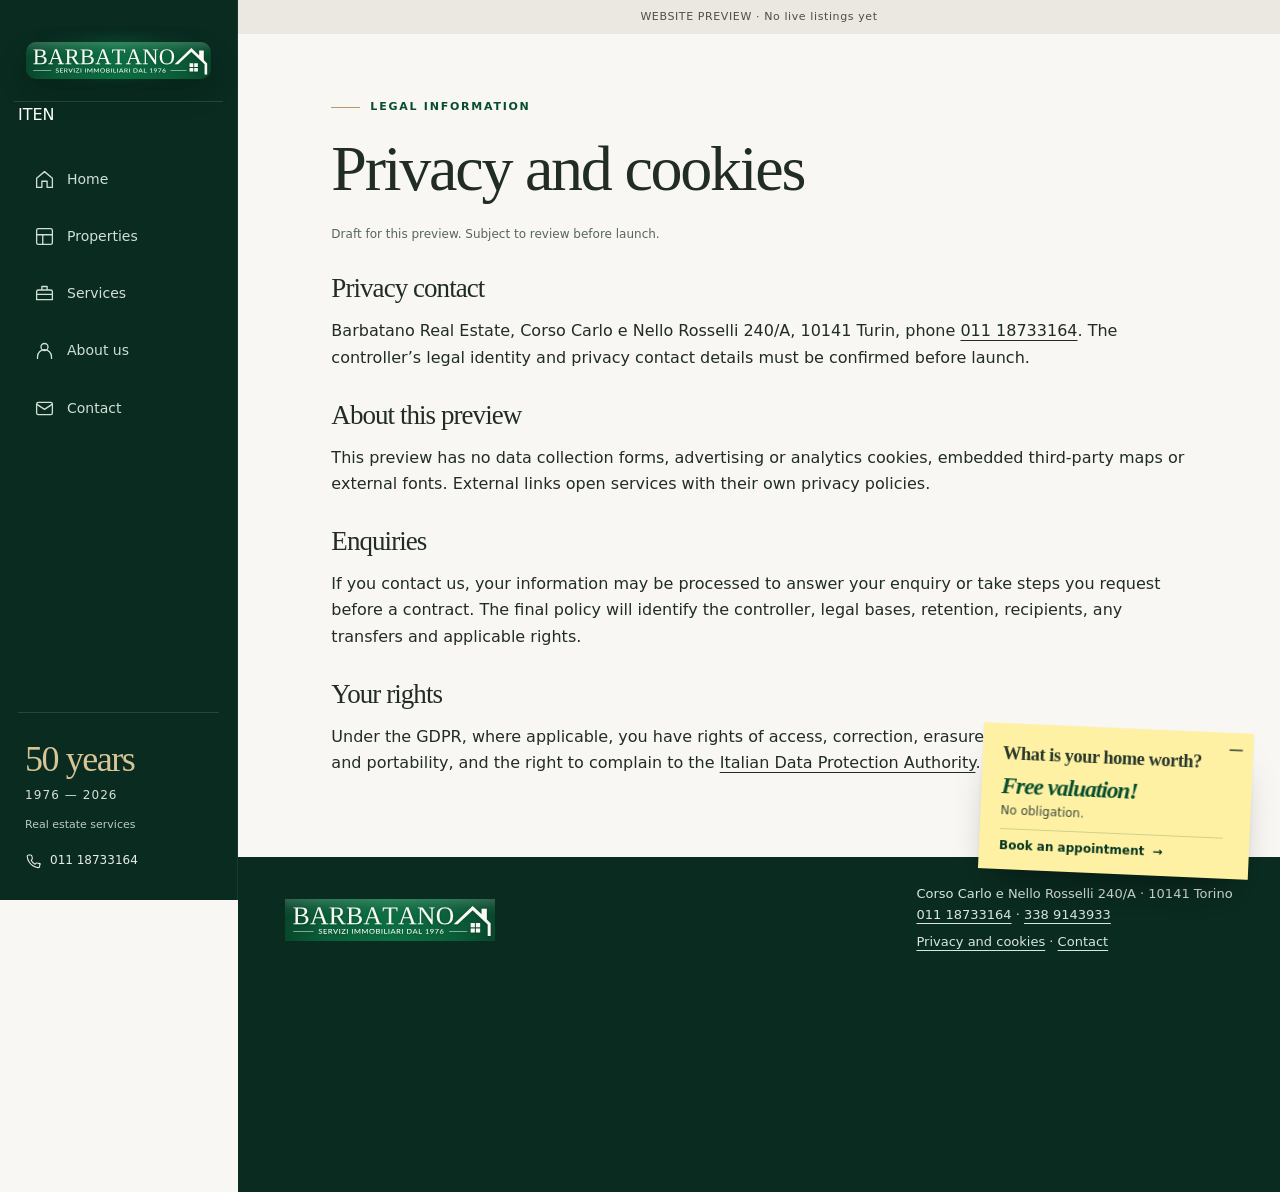
<file: en/privacy.html>
<!DOCTYPE html>

<html lang="en"><head><meta charset="utf-8"/><meta content="width=device-width, initial-scale=1" name="viewport"/><meta content="noindex,nofollow" name="robots"/><title>Privacy and cookies | BARBATANO</title><meta content="Privacy and cookie information for the Barbatano preview." name="description"/><meta content="Privacy and cookies | BARBATANO" property="og:title"/><meta content="Privacy and cookie information for the Barbatano preview." property="og:description"/><meta content="website" property="og:type"/><meta content="#064d2d" name="theme-color"/><link href="../assets/favicon.svg" rel="icon" type="image/svg+xml"/><link href="../assets/style.css?v=12" rel="stylesheet"/><script type="application/ld+json">{"@context": "https://schema.org", "@type": "RealEstateAgent", "name": "Barbatano Servizi Immobiliari", "telephone": "+3901118733164", "address": {"@type": "PostalAddress", "streetAddress": "Corso Carlo e Nello Rosselli 240/A", "postalCode": "10141", "addressLocality": "Torino", "addressCountry": "IT"}, "sameAs": ["https://www.immobiliare.it/agenzie-immobiliari/141466/barbatano-torino/"]}</script></head><body data-route="privacy"><a class="route-skip" href="#contenuto">Skip to content</a><div class="notice">WEBSITE PREVIEW · No live listings yet</div><header class="top"><div class="wrap"><a aria-label="Barbatano, home" class="brand" href="index.html"><img alt="BARBATANO – Real estate services since 1976" class="logo" src="../assets/logo.svg?v=9"/><span aria-hidden="true" class="brand-tagline">Real estate services since 1976</span></a><div aria-label="Language" class="language-switch"><a aria-label="Italiano" href="../privacy.html" hreflang="it" lang="it">IT</a><a aria-current="true" aria-label="English" href="privacy.html" hreflang="en" lang="en">EN</a></div><nav aria-label="Main navigation" class="nav" id="nav"><a href="index.html"><svg aria-hidden="true" fill="none" stroke="currentColor" stroke-linecap="round" stroke-linejoin="round" viewbox="0 0 24 24"><path d="M3 10.5 12 3l9 7.5V21h-6v-7H9v7H3z"></path></svg>Home</a><a href="immobili.html"><svg aria-hidden="true" fill="none" stroke="currentColor" stroke-linecap="round" stroke-linejoin="round" viewbox="0 0 24 24"><rect height="18" rx="2" width="18" x="3" y="3"></rect><path d="M3 10h18M10 10v11"></path></svg>Properties</a><a href="servizi.html"><svg aria-hidden="true" fill="none" stroke="currentColor" stroke-linecap="round" stroke-linejoin="round" viewbox="0 0 24 24"><path d="M5 8h14a2 2 0 0 1 2 2v9H3v-9a2 2 0 0 1 2-2zM9 8V4h6v4M3 13h18"></path></svg>Services</a><a href="chi-siamo.html"><svg aria-hidden="true" fill="none" stroke="currentColor" stroke-linecap="round" stroke-linejoin="round" viewbox="0 0 24 24"><circle cx="12" cy="8" r="4"></circle><path d="M4 21v-2a8 8 0 0 1 16 0v2"></path></svg>About us</a><a class="contact" href="contatti.html"><svg aria-hidden="true" fill="none" stroke="currentColor" stroke-linecap="round" stroke-linejoin="round" viewbox="0 0 24 24"><rect height="14" rx="2" width="18" x="3" y="5"></rect><path d="m3 7 9 6 9-6"></path></svg>Contact</a></nav><div class="sidebar-note"><strong>50 years</strong>1976 — 2026<span>Real estate services</span><a class="sidebar-call" href="tel:+3901118733164"><svg aria-hidden="true" fill="none" height="16" stroke="currentColor" stroke-linecap="round" stroke-linejoin="round" stroke-width="1.6" viewbox="0 0 24 24" width="16"><path d="M22 16.9v3a2 2 0 0 1-2.2 2 18 18 0 0 1-8-2.8 18 18 0 0 1-5.6-5.6 18 18 0 0 1-2.8-8A2 2 0 0 1 5.4 3h3a2 2 0 0 1 2 1.7l.6 3a2 2 0 0 1-.6 2l-1.2 1.2a14 14 0 0 0 5.9 5.9l1.2-1.2a2 2 0 0 1 2-.6l3 .6a2 2 0 0 1 1.7 1.3z"></path></svg>011 18733164</a></div></div></header><main id="contenuto" tabindex="-1"><section class="wrap section privacy-page" data-view="privacy"><div class="eyebrow">Legal information</div><h1>Privacy and cookies</h1><p class="subtle">Draft for this preview. Subject to review before launch.</p><h2>Privacy contact</h2><p>Barbatano Real Estate, Corso Carlo e Nello Rosselli 240/A, 10141 Turin, phone <a href="tel:+3901118733164">011 18733164</a>. The controller’s legal identity and privacy contact details must be confirmed before launch.</p><h2>About this preview</h2><p>This preview has no data collection forms, advertising or analytics cookies, embedded third-party maps or external fonts. External links open services with their own privacy policies.</p><h2>Enquiries</h2><p>If you contact us, your information may be processed to answer your enquiry or take steps you request before a contract. The final policy will identify the controller, legal bases, retention, recipients, any transfers and applicable rights.</p><h2>Your rights</h2><p>Under the GDPR, where applicable, you have rights of access, correction, erasure, restriction, objection and portability, and the right to complain to the <a href="https://www.garanteprivacy.it/" rel="noopener noreferrer" target="_blank">Italian Data Protection Authority</a>.</p></section></main><footer class="foot"><div class="wrap"><img alt="Barbatano – Real estate services since 1976" src="../assets/logo.svg?v=9"/><div><p>Corso Carlo e Nello Rosselli 240/A · 10141 Torino<br/><a href="tel:+3901118733164">011 18733164</a> · <a href="tel:+393389143933">338 9143933</a></p><p><a href="privacy.html">Privacy and cookies</a> · <a href="contatti.html">Contact</a></p></div></div></footer><aside aria-label="Free property valuation" class="valuation-note"><a class="valuation-note-link" href="contatti.html#valutazione"><span class="valuation-note-title">What is your home worth?</span><span class="valuation-note-reveal">Free valuation!</span><span class="valuation-note-copy">No obligation.</span><span class="valuation-note-action">Book an appointment <span aria-hidden="true" class="arrow">→</span></span></a><button aria-expanded="true" aria-label="Minimise note" class="valuation-note-toggle" hidden="" type="button">−</button></aside><dialog aria-labelledby="photoTitle" id="photoViewer"><div class="viewer-top"><p id="photoCount"></p><button aria-label="Close gallery" class="close" type="button">×</button></div><img alt="" id="viewerImage"/><div class="viewer-bottom"><button aria-label="Previous photo" class="viewer-arrow" id="prevPhoto" type="button">←</button><div><h3 id="photoTitle"></h3><p id="photoNote"></p></div><button aria-label="Next photo" class="viewer-arrow" id="nextPhoto" type="button">→</button></div></dialog><dialog aria-labelledby="detailTitle" id="detail"><img alt="" id="detailImage"/><div class="body"><button aria-label="Close" class="close" type="button">×</button><span class="tag">Preview</span><h2 id="detailTitle"></h2><p>Sample listing. The agency will add price, size, description, location and availability.</p><a class="btn" href="contatti.html">Contact us <span aria-hidden="true" class="arrow">→</span></a></div></dialog><script defer="" src="../assets/site.js?v=12"></script></body></html>
</file>
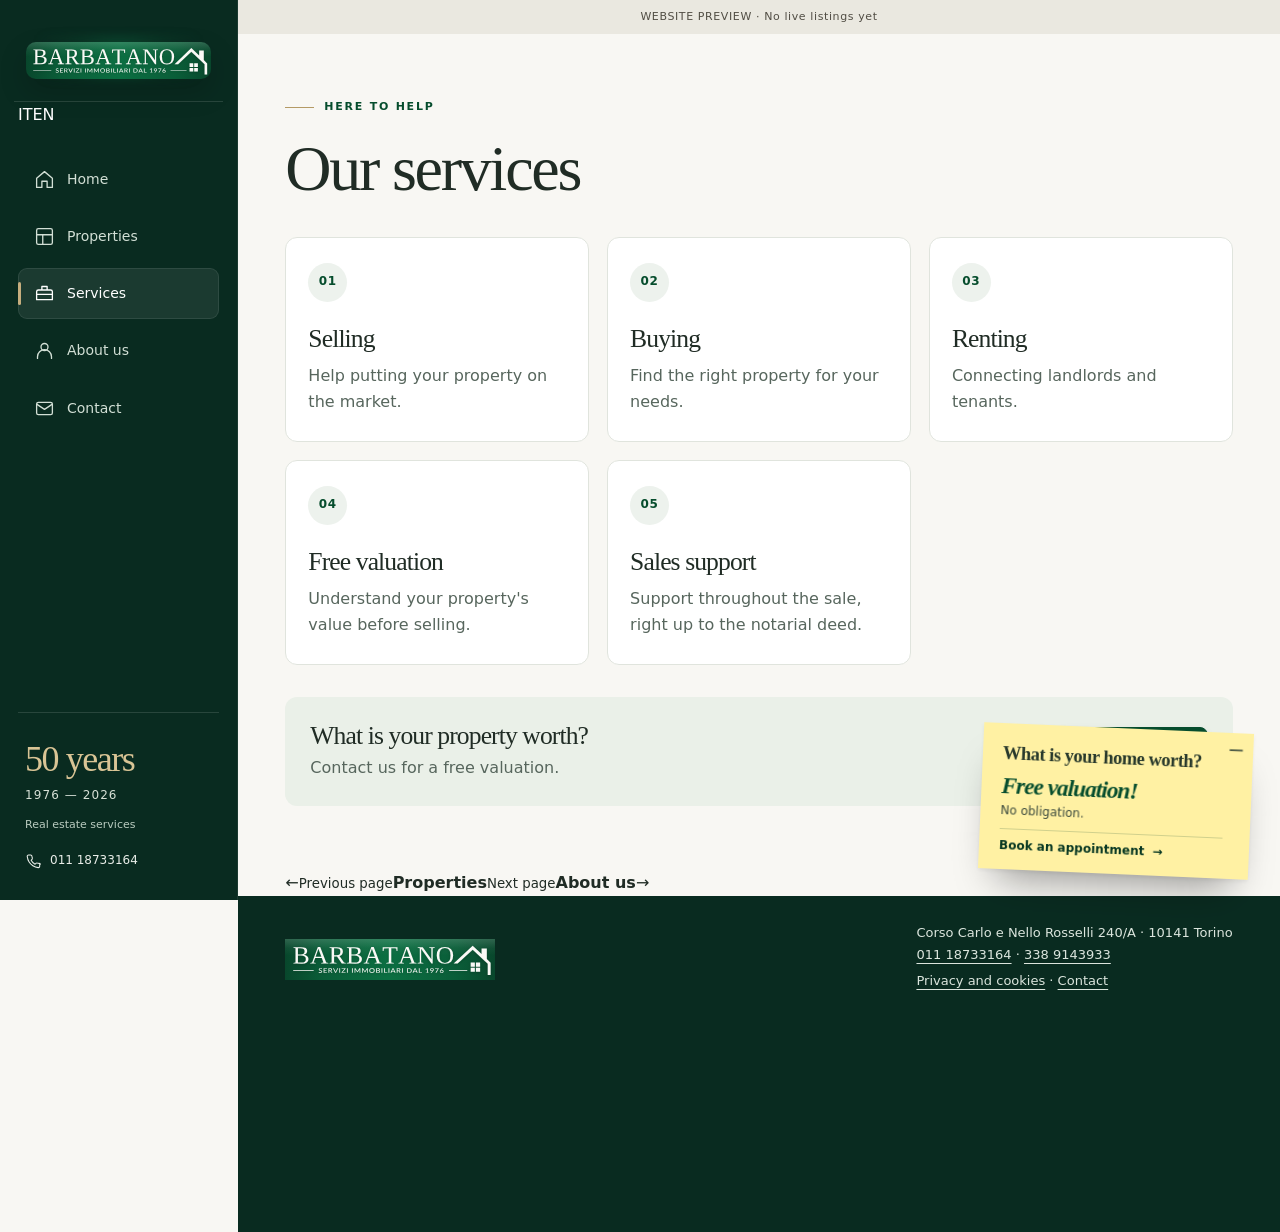
<file: en/servizi.html>
<!DOCTYPE html>

<html lang="en"><head><meta charset="utf-8"/><meta content="width=device-width, initial-scale=1" name="viewport"/><meta content="noindex,nofollow" name="robots"/><title>Real estate services in Turin | BARBATANO</title><meta content="Property sales, purchases, rentals and free valuations in Turin." name="description"/><meta content="Real estate services in Turin | BARBATANO" property="og:title"/><meta content="Property sales, purchases, rentals and free valuations in Turin." property="og:description"/><meta content="website" property="og:type"/><meta content="#064d2d" name="theme-color"/><link href="../assets/favicon.svg" rel="icon" type="image/svg+xml"/><link href="../assets/style.css?v=12" rel="stylesheet"/><script type="application/ld+json">{"@context": "https://schema.org", "@type": "RealEstateAgent", "name": "Barbatano Servizi Immobiliari", "telephone": "+3901118733164", "address": {"@type": "PostalAddress", "streetAddress": "Corso Carlo e Nello Rosselli 240/A", "postalCode": "10141", "addressLocality": "Torino", "addressCountry": "IT"}, "sameAs": ["https://www.immobiliare.it/agenzie-immobiliari/141466/barbatano-torino/"]}</script></head><body data-route="servizi"><a class="route-skip" href="#contenuto">Skip to content</a><div class="notice">WEBSITE PREVIEW · No live listings yet</div><header class="top"><div class="wrap"><a aria-label="Barbatano, home" class="brand" href="index.html"><img alt="BARBATANO – Real estate services since 1976" class="logo" src="../assets/logo.svg?v=9"/><span aria-hidden="true" class="brand-tagline">Real estate services since 1976</span></a><div aria-label="Language" class="language-switch"><a aria-label="Italiano" href="../servizi.html" hreflang="it" lang="it">IT</a><a aria-current="true" aria-label="English" href="servizi.html" hreflang="en" lang="en">EN</a></div><nav aria-label="Main navigation" class="nav" id="nav"><a href="index.html"><svg aria-hidden="true" fill="none" stroke="currentColor" stroke-linecap="round" stroke-linejoin="round" viewbox="0 0 24 24"><path d="M3 10.5 12 3l9 7.5V21h-6v-7H9v7H3z"></path></svg>Home</a><a href="immobili.html"><svg aria-hidden="true" fill="none" stroke="currentColor" stroke-linecap="round" stroke-linejoin="round" viewbox="0 0 24 24"><rect height="18" rx="2" width="18" x="3" y="3"></rect><path d="M3 10h18M10 10v11"></path></svg>Properties</a><a aria-current="page" href="servizi.html"><svg aria-hidden="true" fill="none" stroke="currentColor" stroke-linecap="round" stroke-linejoin="round" viewbox="0 0 24 24"><path d="M5 8h14a2 2 0 0 1 2 2v9H3v-9a2 2 0 0 1 2-2zM9 8V4h6v4M3 13h18"></path></svg>Services</a><a href="chi-siamo.html"><svg aria-hidden="true" fill="none" stroke="currentColor" stroke-linecap="round" stroke-linejoin="round" viewbox="0 0 24 24"><circle cx="12" cy="8" r="4"></circle><path d="M4 21v-2a8 8 0 0 1 16 0v2"></path></svg>About us</a><a class="contact" href="contatti.html"><svg aria-hidden="true" fill="none" stroke="currentColor" stroke-linecap="round" stroke-linejoin="round" viewbox="0 0 24 24"><rect height="14" rx="2" width="18" x="3" y="5"></rect><path d="m3 7 9 6 9-6"></path></svg>Contact</a></nav><div class="sidebar-note"><strong>50 years</strong>1976 — 2026<span>Real estate services</span><a class="sidebar-call" href="tel:+3901118733164"><svg aria-hidden="true" fill="none" height="16" stroke="currentColor" stroke-linecap="round" stroke-linejoin="round" stroke-width="1.6" viewbox="0 0 24 24" width="16"><path d="M22 16.9v3a2 2 0 0 1-2.2 2 18 18 0 0 1-8-2.8 18 18 0 0 1-5.6-5.6 18 18 0 0 1-2.8-8A2 2 0 0 1 5.4 3h3a2 2 0 0 1 2 1.7l.6 3a2 2 0 0 1-.6 2l-1.2 1.2a14 14 0 0 0 5.9 5.9l1.2-1.2a2 2 0 0 1 2-.6l3 .6a2 2 0 0 1 1.7 1.3z"></path></svg>011 18733164</a></div></div></header><main id="contenuto" tabindex="-1"><section class="services section wrap" data-view="servizi" id="servizi"><div class="eyebrow">Here to help</div><h1>Our services</h1><div class="grid"><article><span class="number">01</span><h3>Selling</h3><p>Help putting your property on the market.</p></article><article><span class="number">02</span><h3>Buying</h3><p>Find the right property for your needs.</p></article><article><span class="number">03</span><h3>Renting</h3><p>Connecting landlords and tenants.</p></article><article><span class="number">04</span><h3>Free valuation</h3><p>Understand your property's value before selling.</p></article><article><span class="number">05</span><h3>Sales support</h3><p>Support throughout the sale, right up to the notarial deed.</p></article></div><div class="service-call"><div><h3>What is your property worth?</h3><p>Contact us for a free valuation.</p></div><a class="btn" href="contatti.html">Contact us <span aria-hidden="true" class="arrow">→</span></a></div></section><nav aria-label="Adjacent pages" class="page-steps wrap"><a class="page-step page-step-prev" href="immobili.html"><span aria-hidden="true" class="step-arrow">←</span><span><small>Previous page</small><strong>Properties</strong></span></a><a class="page-step page-step-next" href="chi-siamo.html"><span><small>Next page</small><strong>About us</strong></span><span aria-hidden="true" class="step-arrow">→</span></a></nav></main><footer class="foot"><div class="wrap"><img alt="Barbatano – Real estate services since 1976" src="../assets/logo.svg?v=9"/><div><p>Corso Carlo e Nello Rosselli 240/A · 10141 Torino<br/><a href="tel:+3901118733164">011 18733164</a> · <a href="tel:+393389143933">338 9143933</a></p><p><a href="privacy.html">Privacy and cookies</a> · <a href="contatti.html">Contact</a></p></div></div></footer><aside aria-label="Free property valuation" class="valuation-note"><a class="valuation-note-link" href="contatti.html#valutazione"><span class="valuation-note-title">What is your home worth?</span><span class="valuation-note-reveal">Free valuation!</span><span class="valuation-note-copy">No obligation.</span><span class="valuation-note-action">Book an appointment <span aria-hidden="true" class="arrow">→</span></span></a><button aria-expanded="true" aria-label="Minimise note" class="valuation-note-toggle" hidden="" type="button">−</button></aside><dialog aria-labelledby="photoTitle" id="photoViewer"><div class="viewer-top"><p id="photoCount"></p><button aria-label="Close gallery" class="close" type="button">×</button></div><img alt="" id="viewerImage"/><div class="viewer-bottom"><button aria-label="Previous photo" class="viewer-arrow" id="prevPhoto" type="button">←</button><div><h3 id="photoTitle"></h3><p id="photoNote"></p></div><button aria-label="Next photo" class="viewer-arrow" id="nextPhoto" type="button">→</button></div></dialog><dialog aria-labelledby="detailTitle" id="detail"><img alt="" id="detailImage"/><div class="body"><button aria-label="Close" class="close" type="button">×</button><span class="tag">Preview</span><h2 id="detailTitle"></h2><p>Sample listing. The agency will add price, size, description, location and availability.</p><a class="btn" href="contatti.html">Contact us <span aria-hidden="true" class="arrow">→</span></a></div></dialog><script defer="" src="../assets/site.js?v=12"></script></body></html>
</file>
<file: assets/style.css>
/* BARBATANO / V5 — responsive editorial design, no external dependencies */
:root{--green:#064d2d;--deep:#073722;--dark:#092b20;--ivory:#f8f7f3;--gold:#b49a65;--ink:#202c25;--muted:#57665d;--line:#e0e4dd;--white:#fff;--sidebar:238px;--nav-bottom:70px;--gutter:clamp(22px,3.7vw,56px);--ease:cubic-bezier(.2,.75,.25,1);--shadow:0 12px 38px #173b2510}
*{box-sizing:border-box}html{scroll-behavior:smooth;scroll-padding-top:20px}body{margin:0;padding-left:var(--sidebar);min-height:100vh;display:flex;flex-direction:column;background:var(--ivory);color:var(--ink);font:16px/1.65 system-ui,-apple-system,BlinkMacSystemFont,'Segoe UI',sans-serif;-webkit-font-smoothing:antialiased}main{flex:1;min-width:0}main:focus{outline:none}h1,h2,h3,p{margin-top:0}h1,h2,h3{font-family:Georgia,'Times New Roman',serif;font-weight:400;line-height:1.1;letter-spacing:-.035em}h1{font-size:clamp(44px,5vw,76px);margin-bottom:20px}h2{font-size:clamp(32px,3.5vw,49px);margin-bottom:14px}h3{font-size:clamp(23px,2vw,29px);margin-bottom:10px}a{color:inherit;text-decoration:none}button,input,select{font:inherit}button,a,select,summary{cursor:pointer}button:disabled{cursor:default}button:focus-visible,a:focus-visible,input:focus-visible,select:focus-visible,summary:focus-visible{outline:3px solid var(--gold);outline-offset:4px}img{display:block;max-width:100%;height:auto}[hidden]{display:none!important}.wrap{width:100%;max-width:1320px;margin-inline:auto;padding-inline:var(--gutter)}.section{padding-block:clamp(40px,5vw,76px)}.notice{padding:8px 14px;background:#eae8e0;text-align:center;font-size:11px;letter-spacing:.055em;color:#514d44}.route-skip{position:fixed;top:-100px;left:calc(var(--sidebar) + 12px);z-index:100;padding:10px 18px;background:white;color:var(--deep)}.route-skip:focus{top:10px}
/* Persistent navigation */
.top{position:fixed;inset:0 auto 0 0;width:var(--sidebar);z-index:20;background:var(--dark);color:white;overflow-y:auto;border-right:1px solid #ffffff12}.top .wrap{height:100%;min-height:490px;padding:30px 18px 24px;display:flex;flex-direction:column}.brand{position:relative;display:block;padding:12px 12px 22px;margin-inline:-4px;border-bottom:1px solid #ffffff20}.brand::before{content:'';position:absolute;inset:5px 0 20px;border-radius:14px;background:radial-gradient(circle at 50% 50%,rgba(15,123,73,.34) 0%,rgba(12,92,55,.18) 42%,rgba(9,43,32,0) 78%);pointer-events:none;filter:blur(4px)}.logo{position:relative;width:100%;height:auto;border-radius:10px;box-shadow:0 12px 28px rgba(0,0,0,.18)}.brand-tagline{display:none}.nav{display:flex;flex-direction:column;gap:6px;margin-top:26px}.nav a{position:relative;display:flex;align-items:center;gap:12px;padding:13px 15px;min-height:50px;border:1px solid transparent;border-radius:9px;color:#d2dfd5;font-size:14px;font-weight:500;transition:background .22s,color .22s,border-color .22s,transform .22s var(--ease)}.nav a svg{width:21px;height:21px;flex:none;stroke-width:1.5;transition:transform .22s var(--ease)}.nav a[aria-current=page]{background:#ffffff13;color:white;border-color:#ffffff16}.nav a[aria-current=page]::before{content:'';position:absolute;left:-1px;top:13px;bottom:13px;width:3px;border-radius:3px;background:#c6ae7e}.sidebar-note{margin-top:auto;border-top:1px solid #ffffff20;padding:25px 7px 0;color:#d7e0d6;font-size:12px;letter-spacing:.09em}.sidebar-note strong{font:400 36px/1.2 Georgia,serif;color:#d9c495;display:block;margin-bottom:5px;letter-spacing:-.04em}.sidebar-note span{display:block;font-size:11px;margin-top:10px;letter-spacing:0;color:#baccc0}.sidebar-call{display:inline-flex;align-items:center;gap:9px;margin-top:17px;color:#e9ede8;font-size:12px;letter-spacing:0;transition:color .2s}.sidebar-call svg{width:16px;height:16px}
/* Hero */
.hero{position:relative;isolation:isolate;min-height:clamp(485px,65vh,690px);display:flex;align-items:center;color:white;overflow:hidden;background:var(--dark)}.hero::before{content:'';position:absolute;inset:0;z-index:-2;background:url('hero-9aec0d8684488e.webp') center 54%/cover no-repeat;transition:transform 1.2s var(--ease);transform:scale(1.015)}.hero::after{content:'';position:absolute;inset:0;z-index:-1;background:linear-gradient(90deg,#07271fe8 0%,#092b20a6 46%,#092b2024 100%),linear-gradient(0deg,#092b2040,transparent 50%);pointer-events:none}.hero .wrap{padding-block:70px 125px}.hero h1{max-width:760px;font-size:clamp(48px,5.8vw,89px);line-height:1.02;margin-bottom:25px}.hero p{max-width:500px;color:#f0f3ef;font-size:clamp(16px,1.5vw,18px);margin-bottom:30px}.eyebrow{display:flex;align-items:center;gap:10px;color:var(--green);font-size:11px;letter-spacing:.16em;text-transform:uppercase;font-weight:700;margin-bottom:18px}.eyebrow::before{content:'';width:29px;height:1px;background:var(--gold);flex:none}.hero .eyebrow,.cta .eyebrow{color:#e9ddc2}.hero-actions{display:flex;align-items:center;gap:24px;flex-wrap:wrap}.hero-secondary{font-weight:600;font-size:14px;color:white;display:inline-flex;align-items:center;gap:10px;padding:12px 0;transition:opacity .2s,transform .2s var(--ease)}.btn{display:inline-flex;align-items:center;justify-content:center;gap:12px;min-height:49px;padding:12px 21px;background:var(--green);border:1px solid var(--green);color:white;font-size:14px;font-weight:650;line-height:1.35;border-radius:8px;box-shadow:0 3px 8px #123c2410;transition:background .22s,color .22s,border-color .22s,box-shadow .22s,transform .22s var(--ease);text-align:center}.btn.light{background:var(--ivory);color:var(--deep);border-color:var(--ivory)}.btn.outline{background:transparent;color:var(--green);border-color:#b8c9bd;box-shadow:none}.arrow{display:inline-block;transition:transform .25s var(--ease);flex:none}.btn:active,.link:active,.nav a:active,.hero-secondary:active,.viewer-arrow:active,.close:active{transform:scale(.97)}
/* Search panel */
.search{position:relative;margin-top:-65px;z-index:2}.searchbox{padding:25px 27px 27px;border:1px solid #e6e9e2;border-top:3px solid var(--gold);border-radius:15px;background:#fff;box-shadow:0 15px 45px #173b2519}.searchbox h2{font:650 18px/1.3 system-ui,sans-serif;letter-spacing:-.025em;margin:0 0 17px}.fields{display:grid;grid-template-columns:repeat(4,minmax(0,1fr)) auto;gap:10px;align-items:end}.field{min-width:0}.field label{display:block;font-size:12px;font-weight:650;color:#42554a;margin:0 0 6px}.field input,.field select{width:100%;min-width:0;min-height:49px;padding:10px 12px;border:1px solid #d9e0d8;background:#f9faf7;color:var(--ink);border-radius:7px;font-size:14px;transition:background .2s,border-color .2s,box-shadow .2s}.field input:focus,.field select:focus{outline:none;border-color:var(--green);box-shadow:0 0 0 3px #064d2d17;background:#fff}.fields .btn{white-space:nowrap}.result{color:var(--green);font-size:14px;margin:12px 0 0}.result:empty{display:none}
/* Main catalog / editorial surfaces */
.head{display:flex;align-items:end;justify-content:space-between;gap:24px;margin-bottom:28px}.head p,.pageintro p,.gallery-intro,.subtle,.listing p,.services p{color:var(--muted)}.head p{margin:0}.grid{display:grid;grid-template-columns:repeat(3,minmax(0,1fr));gap:20px}.listing{min-width:0;background:white;border:1px solid #e3e7e0;border-radius:13px;overflow:hidden;box-shadow:0 3px 12px #173b2507;transition:transform .3s var(--ease),box-shadow .3s,border-color .3s}.listing-media,.photo-media,.history-media{display:block;position:relative;overflow:hidden;isolation:isolate;background:#e9ece5}.listing-media{width:100%;border:0;padding:0;text-align:left;aspect-ratio:1.48}.listing-media img,.photo-media img,.history-media img{width:100%;height:100%;object-fit:cover;transition:transform .65s var(--ease)}.listing-media::after,.photo-media::after{content:'';position:absolute;inset:0;background:linear-gradient(180deg,transparent 60%,#092b2029);pointer-events:none}.media-action{position:absolute;right:12px;bottom:12px;width:36px;height:36px;display:grid;place-items:center;background:#fffffff0;color:var(--deep);border-radius:50%;z-index:1;box-shadow:0 4px 12px #0002;transition:transform .25s var(--ease),background .25s,color .25s}.media-action svg{width:17px;height:17px;stroke-width:1.7}.listing .body{padding:20px}.tag{display:inline-flex;padding:4px 9px;border-radius:4px;background:#edf3ed;font-size:10px;text-transform:uppercase;font-weight:700;letter-spacing:.1em;color:var(--green);margin-bottom:12px}.listing p{font-size:14px;margin-bottom:14px}.link{display:inline-flex;align-items:center;gap:7px;font-size:14px;font-weight:650;color:var(--green);background:none;border:0;padding:4px 0;text-align:left;transition:transform .2s var(--ease),color .2s}.subtle{font-size:12px;margin:16px 0 0}.home-next{padding-bottom:55px}.home-next .inner{border-top:1px solid var(--line);padding-top:24px;display:flex;align-items:center;justify-content:space-between;gap:24px}.home-next h3{margin:0 0 5px}.home-next p{color:var(--muted);font-size:14px;margin:0}.home-next .btn{flex:none}.pageintro{padding-top:clamp(34px,5vw,70px);padding-bottom:27px}.pageintro h1{margin-bottom:15px}.pageintro p{max-width:640px;margin-bottom:0}body[data-route=immobili] .search{margin-top:0}body[data-route=immobili] #immobili{padding-top:38px}.history-grid{display:grid;grid-template-columns:1.05fr 1fr;align-items:center;gap:clamp(26px,4vw,64px)}.history-media{border-radius:14px;aspect-ratio:1.22;box-shadow:var(--shadow)}.history p{color:var(--muted)}.history .year{font:400 clamp(45px,5.5vw,77px)/1 Georgia,serif;color:var(--green);letter-spacing:-.05em;margin-bottom:20px}.history h1{font-size:clamp(35px,4vw,59px)}.services .grid{margin-top:32px;gap:18px}.services .grid article{padding:25px 22px;background:white;border:1px solid var(--line);border-radius:12px;transition:transform .3s var(--ease),box-shadow .3s,border-color .3s}.services .grid article p{margin:0}.number{display:inline-grid;place-items:center;width:39px;height:39px;border-radius:50%;font-size:12px;font-weight:650;letter-spacing:.06em;background:#edf2ed;color:var(--green);margin-bottom:23px}.service-call{display:flex;align-items:center;justify-content:space-between;gap:20px;margin-top:32px;background:#eaf0e8;border-radius:12px;padding:25px}.service-call p{margin:0}.service-call h3{margin-bottom:5px}.cta{background:var(--green);color:white;padding-block:clamp(48px,6vw,86px)}.cta .wrap{display:flex;align-items:center;justify-content:space-between;gap:30px}.cta p{margin-bottom:10px;color:#e3ece4}.cta h1{max-width:650px}.cta .btn{flex:none}.contact-actions{display:flex;flex-wrap:wrap;gap:12px}.privacy-page{max-width:950px}.privacy-page h2{font-size:27px;margin-top:30px}.privacy-page a,.cta p a,.foot a{text-decoration:underline;text-underline-offset:4px}.foot{background:var(--dark);color:#dbe5dd;padding:26px 0;font-size:13px}.foot .wrap{display:flex;align-items:center;justify-content:space-between;gap:25px;flex-wrap:wrap}.foot img{width:210px}.foot p{margin:0 0 5px}.foot a{transition:color .2s}
/* Photo gallery */
.gallery-section{border-top:1px solid var(--line)}.gallery-intro{max-width:710px}.photo-grid{display:grid;grid-template-columns:repeat(3,minmax(0,1fr));gap:18px;margin-top:25px}.photo-tile{padding:0;border:1px solid var(--line);background:white;color:var(--ink);text-align:left;min-width:0;overflow:hidden;border-radius:11px;transition:transform .3s var(--ease),box-shadow .3s,border-color .3s}.photo-media{aspect-ratio:1.55}.photo-tile .photo-caption{display:block;padding:12px 15px}.photo-tile strong{display:block;font-size:14px;line-height:1.4}.photo-tile small{font-size:12px;color:var(--muted)}.originals{margin-top:26px;border:1px solid var(--line);border-radius:11px;background:#fff;padding:15px 18px}.originals summary{font-weight:600;color:var(--green);padding:8px 0}.originals[open] summary{padding-bottom:5px}.photo-tile:active,.listing-media:active{filter:brightness(.94)}
/* Native, keyboard-accessible dialogs */
dialog{width:min(700px,calc(100% - 30px));max-height:calc(100dvh - 30px);padding:0;border:0;border-radius:14px;background:var(--ivory);color:var(--ink);box-shadow:0 24px 70px #0005;overflow:auto}dialog[open]{animation:dialog-in .27s var(--ease) both}dialog::backdrop{background:#10251fbd;backdrop-filter:blur(4px)}dialog img{width:100%;max-height:370px;object-fit:cover}dialog .body{padding:25px}.close{float:right;min-width:44px;min-height:44px;background:#fff;color:var(--green);border:1px solid var(--line);font-size:24px;line-height:1;padding:5px;margin:0 0 10px 12px;border-radius:50%;transition:transform .2s,background .2s}.viewer-top .close{margin:0;float:none}#photoViewer{width:min(1040px,calc(100% - 24px));max-height:calc(100dvh - 24px);background:var(--dark);color:white}#viewerImage{width:100%;max-height:66dvh;object-fit:contain;background:#061c15}.viewer-top,.viewer-bottom{display:flex;align-items:center;justify-content:space-between;gap:14px;padding:14px 18px}.viewer-top p,.viewer-bottom p,.viewer-bottom h3{margin:0}.viewer-bottom{text-align:center}.viewer-bottom h3{font-size:22px}.viewer-bottom p{font-size:13px;color:#d9e2da}.viewer-arrow{min-width:46px;min-height:46px;background:transparent;color:white;border:1px solid #b49a65;border-radius:8px;font-size:24px;transition:transform .2s,background .2s}.viewer-arrow:disabled{opacity:.32}.viewer-fade{animation:photo-in .25s ease-out both}body:has(dialog[open]){overflow:hidden}
@keyframes dialog-in{from{opacity:0;transform:translateY(10px) scale(.98)}to{opacity:1;transform:none}}@keyframes photo-in{from{opacity:.48}to{opacity:1}}@keyframes page-in{from{opacity:.72;transform:translateY(5px)}to{opacity:1;transform:none}}@keyframes hero-in{from{opacity:0;transform:translateY(14px)}to{opacity:1;transform:none}}main{animation:page-in .32s var(--ease) both}.hero .eyebrow,.hero h1,.hero p,.hero-actions{animation:hero-in .65s var(--ease) both}.hero h1{animation-delay:.07s}.hero p{animation-delay:.13s}.hero-actions{animation-delay:.19s}
@media(hover:hover) and (pointer:fine){.nav a:hover{background:#ffffff11;color:white;transform:translateX(2px)}.nav a:hover svg{transform:translateY(-1px)}.sidebar-call:hover,.foot a:hover{color:#e9cc91}.hero:hover::before{transform:scale(1.045)}.btn:hover{background:#0a6039;border-color:#0a6039;box-shadow:0 7px 18px #102b2323;transform:translateY(-2px)}.btn.light:hover{background:#fff;border-color:#fff}.btn.outline:hover{background:#eaf1ea;color:var(--green);border-color:#7f9b86}.btn:hover .arrow,.link:hover .arrow,.hero-secondary:hover .arrow{transform:translateX(4px)}.hero-secondary:hover{opacity:.82}.listing:hover,.photo-tile:hover,.services .grid article:hover{transform:translateY(-4px);border-color:#c8d8c8;box-shadow:0 15px 34px #173b2515}.listing-media:hover img,.listing:hover .listing-media img,.photo-tile:hover img,.history-media:hover img{transform:scale(1.055)}.listing:hover .media-action,.photo-tile:hover .media-action{background:var(--green);color:white;transform:scale(1.06)}.link:hover{color:#16733e}.viewer-arrow:not(:disabled):hover{background:#ffffff20}.close:hover{background:#e4eee5}.originals summary:hover{color:#168047}.btn:active,.nav a:active,.link:active{transform:scale(.97)}}
@media(min-width:1001px) and (max-width:1300px){.fields{grid-template-columns:repeat(2,minmax(0,1fr))}.fields .btn{grid-column:1/-1}.grid{gap:14px}.listing .body{padding:16px}}
@media(max-width:1000px){:root{--gutter:clamp(20px,4vw,42px)}html{scroll-padding-top:85px}body{padding-left:0;padding-top:70px;padding-bottom:calc(var(--nav-bottom) + env(safe-area-inset-bottom,0px))}.top{width:100%;height:70px;bottom:auto;overflow:visible;border:0;box-shadow:0 3px 15px #10261d19}.top .wrap{height:70px;min-height:0;padding:8px 20px;align-items:center;justify-content:center}.brand{border:none;padding:0 8px}.brand::before{inset:-4px -6px -2px;border-radius:12px;filter:blur(3px);background:radial-gradient(circle at 50% 45%,rgba(18,129,78,.3) 0%,rgba(9,43,32,0) 72%)}.logo{width:245px;max-height:54px;object-fit:contain;border-radius:8px;box-shadow:0 8px 18px rgba(0,0,0,.15)}.sidebar-note{display:none}.nav{position:fixed;bottom:0;left:0;right:0;z-index:20;margin:0;padding:4px 6px calc(4px + env(safe-area-inset-bottom,0px));height:calc(var(--nav-bottom) + env(safe-area-inset-bottom,0px));display:grid;grid-template-columns:repeat(5,minmax(0,1fr));gap:3px;background:var(--dark);border-top:1px solid #ffffff16;box-shadow:0 -5px 24px #07372226}.nav a{flex-direction:column;justify-content:center;gap:4px;padding:6px 0;min-height:44px;font-size:12px;line-height:1.2;text-align:center;white-space:nowrap}.nav a[aria-current=page]::before{left:calc(50% - 12px);right:auto;top:0;bottom:auto;height:2px;width:24px}.nav a svg{width:21px;height:21px}.route-skip{left:8px}.hero{min-height:470px}.hero .wrap{padding-block:55px 105px}.fields{grid-template-columns:repeat(2,minmax(0,1fr))}.fields .btn{grid-column:1/-1}.notice{font-size:10px}.grid{gap:14px}}
@media(max-width:680px){.hero{min-height:430px}.hero::before{background-position:62% center}.hero::after{background:linear-gradient(90deg,#092b20e8,#092b2066),linear-gradient(0deg,#092b2044,transparent 60%)}.hero .wrap{padding-block:40px 70px}.hero h1{font-size:clamp(44px,10vw,60px)}.hero-actions{gap:9px 19px}.hero p{margin-bottom:20px}.search{margin-top:-28px}.searchbox{padding:18px 14px;border-radius:12px}.fields{gap:10px}.field input,.field select{padding-inline:9px}.grid,.history-grid{grid-template-columns:1fr;gap:20px}.head,.home-next .inner,.cta .wrap,.service-call{align-items:flex-start;flex-direction:column;gap:13px}.section{padding-block:38px}.foot .wrap{align-items:flex-start;flex-direction:column;gap:12px}.home-next{padding-bottom:32px}.nav a{font-size:11px}.photo-grid{grid-template-columns:repeat(2,minmax(0,1fr));gap:10px}.photo-tile .photo-caption{padding:10px}.photo-tile strong{font-size:13px}.photo-tile small{font-size:11px}.photo-media .media-action{width:30px;height:30px;bottom:8px;right:8px}.viewer-bottom{padding:10px;gap:8px}.viewer-bottom h3{font-size:18px}.originals{padding:12px}.history-media{aspect-ratio:1.45}.services .grid{margin-top:20px}.pageintro{padding-top:29px}.service-call{padding:20px}.cta .wrap{gap:20px}}
@media(max-width:370px){.nav a{font-size:10px}.photo-grid,.fields{grid-template-columns:1fr}.hero h1{font-size:40px}}
@media(prefers-reduced-motion:reduce){*,*::before,*::after{animation:none!important;transition:none!important;scroll-behavior:auto!important}.listing:hover,.photo-tile:hover,.btn:hover,.nav a:hover,.hero:hover::before,.listing:hover img,.photo-tile:hover img,.history-media:hover img{transform:none!important}}
@media(max-width:1000px){html{scroll-padding-bottom:calc(var(--nav-bottom) + 12px + env(safe-area-inset-bottom,0px))}}

/* V7 — paper note adapted from the teaching site's .ticker and .notes. */
.valuation-note{position:fixed;right:clamp(19px,2.3vw,36px);bottom:26px;z-index:15;width:270px;max-width:calc(100% - 40px);color:var(--deep);transform:rotate(2.5deg);transition:transform .2s ease,box-shadow .2s ease;box-shadow:0 2px 4px rgba(0,0,0,.06),0 26px 40px -18px rgba(0,0,0,.4)}
.valuation-note-link{display:flex;flex-direction:column;align-items:flex-start;position:relative;background:#fff1a3;padding:18px 27px 16px 20px;line-height:1.35;min-height:48px}
.valuation-note-kicker{font-size:12px;color:#4e5745;margin-bottom:6px}
.valuation-note-title{font:600 1.15rem/1.35 Georgia,serif;color:#27382b;letter-spacing:-.025em}
.valuation-note-reveal{display:block;font:italic 600 1.45rem/1.3 "Segoe Print","Bradley Hand",Georgia,serif;color:var(--green);letter-spacing:-.04em;margin:4px 0 2px;animation:note-write 1.3s ease-out both}
@keyframes note-write{0%,30%{opacity:0;clip-path:inset(0 100% 0 0)} 45%{opacity:1} 100%{opacity:1;clip-path:inset(0 0 0 0)}}
.valuation-note-copy{font-size:12px;color:#3b493d;margin-bottom:10px}
.valuation-note-action{display:flex;align-items:center;gap:8px;font-size:12px;font-weight:700;color:var(--deep);border-top:1px solid #164b3033;padding-top:8px;width:100%}
.valuation-note-toggle{position:absolute;right:2px;top:2px;width:30px;height:30px;border:0;background:transparent;color:#4b5946;font-size:21px;line-height:1;display:grid;place-items:center}
.valuation-note.is-compact{width:220px;transform:rotate(1deg)}
.valuation-note.is-compact .valuation-note-link{padding:13px 33px 13px 14px;justify-content:center}
.valuation-note.is-compact :is(.valuation-note-kicker,.valuation-note-title,.valuation-note-copy,.valuation-note-action){display:none}
.valuation-note.is-compact .valuation-note-reveal{font-size:16px;animation:none;margin:0}
.foot{padding-bottom:235px}html{scroll-padding-bottom:230px}
@media(hover:hover) and (pointer:fine){.valuation-note:hover{transform:rotate(0) translateY(-3px);box-shadow:0 3px 6px #00000012,0 30px 46px -21px #00000055}.valuation-note-link:hover .arrow{transform:translateX(4px)}.valuation-note-toggle:hover{background:#064d2d0d}.valuation-note-link:active{filter:brightness(.97)}}
.valuation-contact{padding-top:0;scroll-margin-top:20px}.valuation-contact-inner{border:1px solid #d6c6a2;background:#f4eedf;border-radius:14px;padding:clamp(20px,4vw,42px);display:flex;align-items:center;justify-content:space-between;gap:24px}.valuation-contact-inner p{margin:0;color:var(--muted);max-width:580px}.valuation-contact-actions{display:flex;flex-direction:column;align-items:flex-start;gap:10px;flex:none}.valuation-contact-actions .link{font-size:13px}
@media(max-width:1000px){.valuation-note,.valuation-note.is-compact{right:16px;bottom:calc(var(--nav-bottom) + env(safe-area-inset-bottom,0px) + 13px);width:210px;max-width:calc(100% - 32px);transform:rotate(1.5deg)}.valuation-note .valuation-note-link,.valuation-note.is-compact .valuation-note-link{padding:9px 13px;min-height:44px}.valuation-note .valuation-note-reveal,.valuation-note.is-compact .valuation-note-reveal{font-size:17px;margin:0 0 2px}.valuation-note :is(.valuation-note-kicker,.valuation-note-title,.valuation-note-copy,.valuation-note-toggle){display:none!important}.valuation-note .valuation-note-action,.valuation-note.is-compact .valuation-note-action{display:flex;padding:0;border:0;font-size:11px;gap:6px}.foot{padding-bottom:106px}html{scroll-padding-bottom:calc(var(--nav-bottom) + 106px + env(safe-area-inset-bottom,0px))}.valuation-contact{scroll-margin-top:0}.valuation-contact-inner{flex-direction:column;align-items:flex-start}}
@media(max-height:480px) and (min-width:1001px){.valuation-note{bottom:16px}.valuation-note .valuation-note-link{padding-block:11px}.valuation-note :is(.valuation-note-kicker,.valuation-note-copy){display:none}}
@media(prefers-reduced-motion:reduce){.valuation-note-reveal{animation:none;opacity:1;clip-path:none}.valuation-note:hover{transform:none}}
</file>
